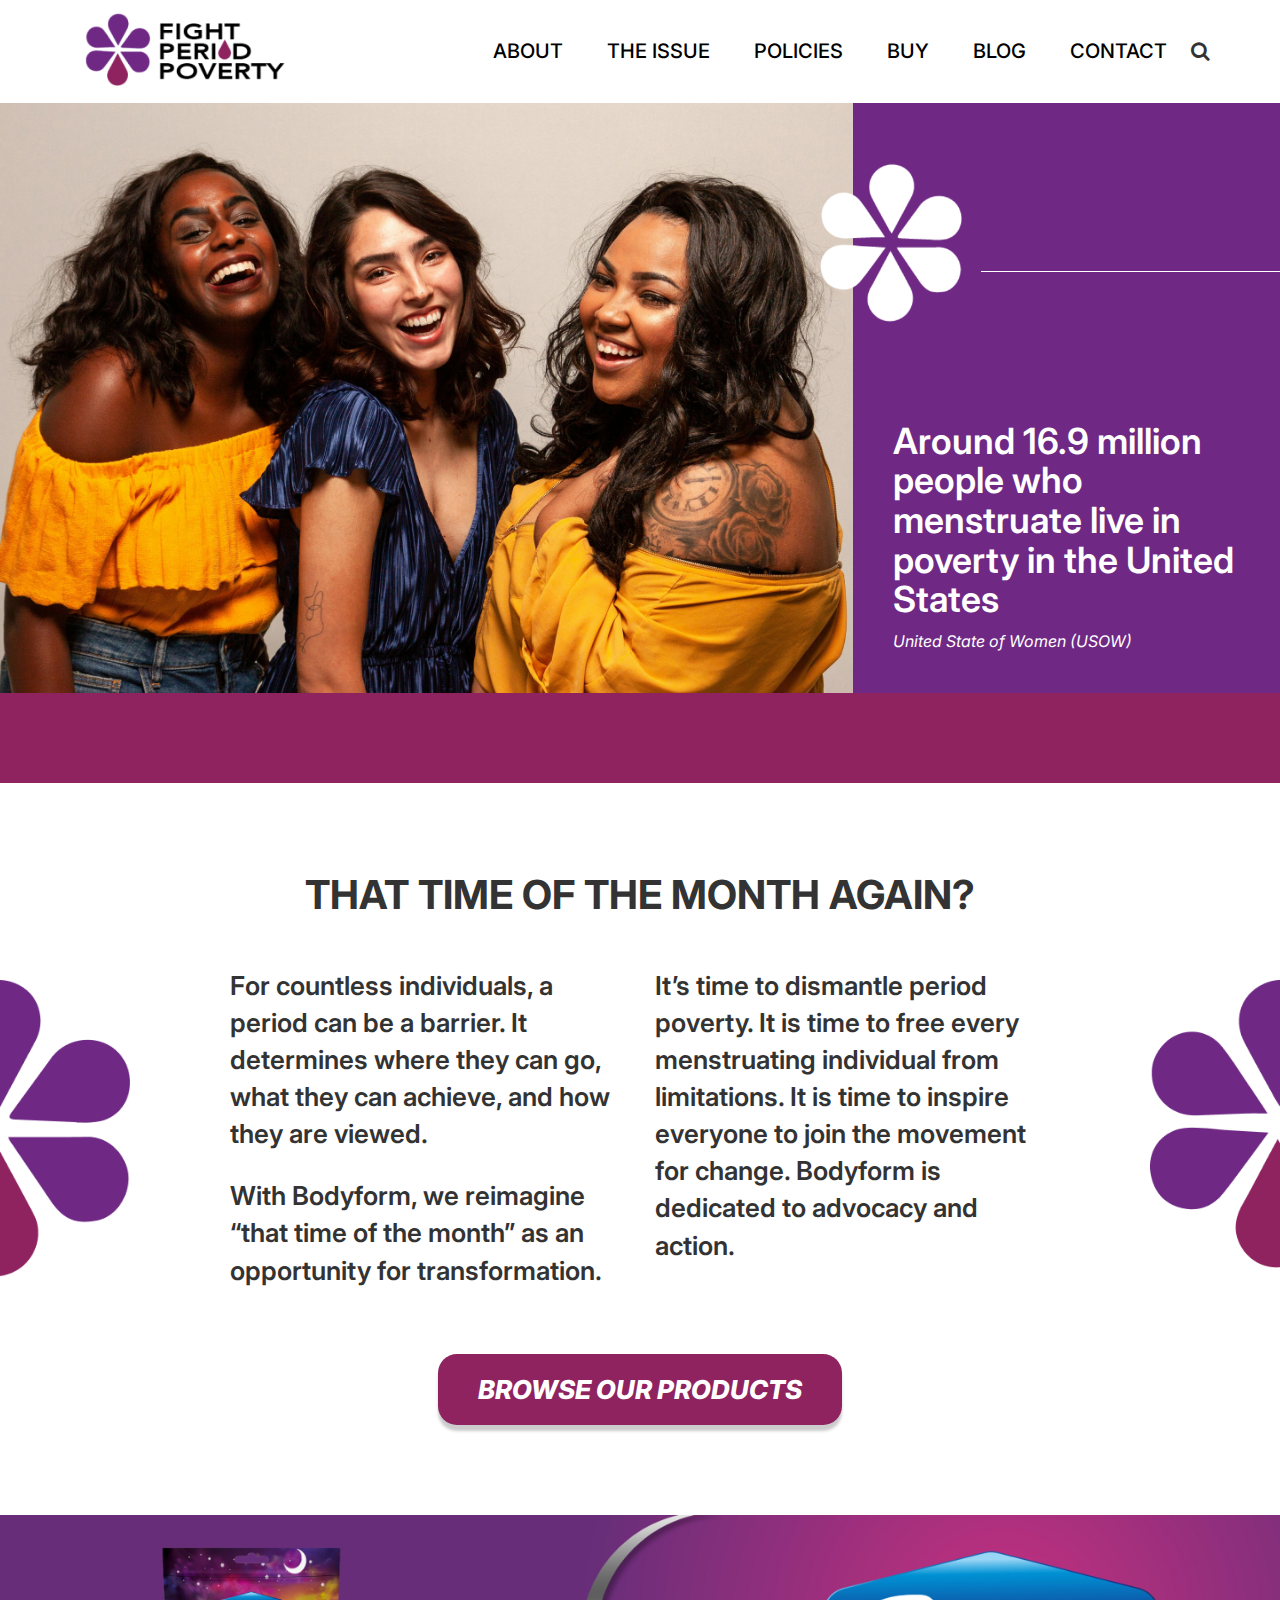
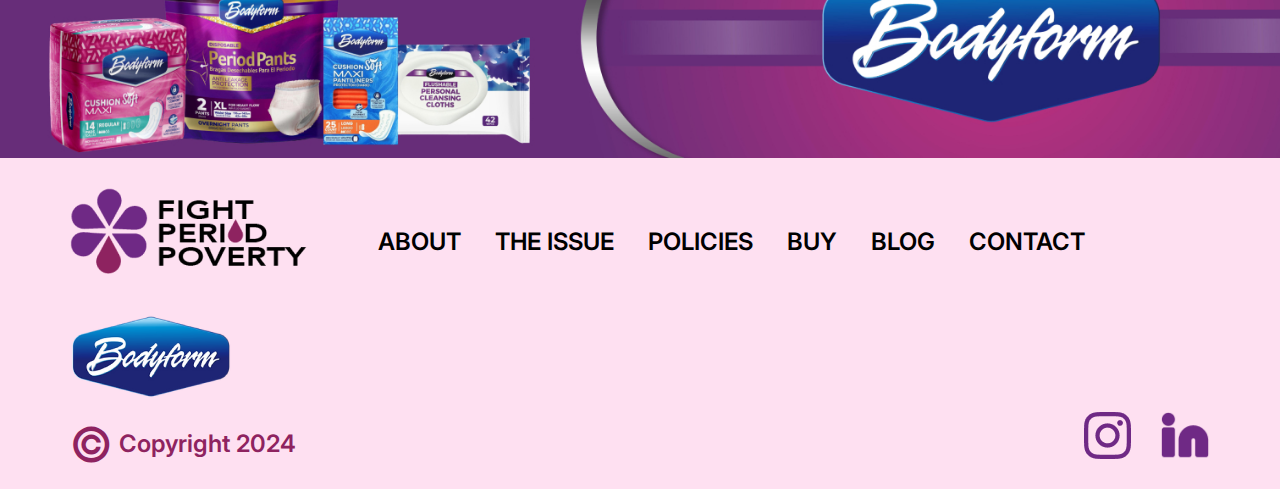
<file: index.html>
<!DOCTYPE html>
<html lang="en">
<head>
	<meta charset="utf-8">
	<meta name="viewport" content="width=device-width, initial-scale=1.0">
	<link rel="icon" href="img/logo.png" type="image/png" sizes="16x16">
	<title>Fight Period Poverty</title>

	<link rel="stylesheet" href="css/bootstrap.min.css">
	<link rel="stylesheet" href="css/font-awesome.min.css">
	<link rel="stylesheet" href="css/animate.css">
	<link rel="stylesheet" href="css/local.css">

	<link href="https://fonts.googleapis.com/css2?family=Inter:wght@100..900&display=swap" rel="stylesheet">
</head>
<body>
<header>
	<div class="main-navbarbox">
		<div class="container">
			<div class="row">
				<div class="col-md-3 col-sm-6 col-xs-6">
					<div class="logo-boxin wow fadeInLeft"><a href="index.html"><img src="img/logo.png" alt="Fight Period Poverty Logo"></a></div>
				</div>
				<div class="col-md-9 col-sm-6 col-xs-6">
					<div class="desktop-menubox">
						<div class="desktop-menuboxin">
							<ul>
								<li class="menu-item"><a href="about.html">ABOUT</a></li>
								<li class="menu-item"><a href="issue.html">THE ISSUE</a></li>
								<li class="menu-item"><a href="policies.html">POLICIES</a></li>
								<li class="menu-item"><a href="buy.html">BUY</a></li>
								<li class="menu-item"><a href="blog.html">BLOG</a></li>
								<li class="menu-item"><a href="contact.html">CONTACT</a></li>
								<li class="menu-item"><i class="fa fa-search"></i></li>
							</ul>
						</div>
					</div>
					<div class="mobile-menubtn">
						<div class="btnmmenu" id="toggle-sidebar">
							<span></span>
							<span></span>
							<span></span>
						</div>
					</div>
				</div>
			</div>
		</div>
	</div>
</header>
<!-- End -->
<div class="hero-banner">
	<div class="container-fluid">
		<div class="row">
			<div class="col-md-8 lft-col">
				<img src="img/banner-img.jpg" alt="Fight Period Poverty">
			</div>
			<div class="col-md-4 rgt-col">
				<div class="hero-period-icon">
					<img src="img/banner-icon.png" alt="Hero Banner icon">
				</div>
				<div class="banner-txt">
					<h2>Around 16.9 million people who menstruate live in poverty in the United States</h2>
					<p><i>United State of Women (USOW)</i></p>
				</div>
			</div>
		</div>
	</div>
</div>

<!-- Home section 1 -->
<div class="home-sec-1">
	<div class="lft-shape"><img src="img/hm-left-shp.png" alt="left-shape"></div>
	<div class="rgt-shape"><img src="img/hm-right-shp.png" alt="left-shape"></div>
	<div class="container">
		<div class="row">
			<div class="col-md-12">
				<h3>THAT TIME OF THE MONTH AGAIN?</h3>
			</div>
			<div class="col-sm-6">
				<p>For countless individuals, a period can be a barrier. It determines where they can go, what they can achieve, and how they are viewed.</p>
				<p>With Bodyform, we reimagine “that time of the month” as an opportunity for transformation.</p>
			</div>
			<div class="col-sm-6">
				<p>It’s time to dismantle period poverty. It is time to free every menstruating individual from limitations. It is time to inspire everyone to join the movement for change. Bodyform is dedicated to advocacy and action. </p>
			</div>
			<div class="col-md-12 text-center">
				<a href="https://www.bodyform.co/" target="_blank" class="mybtn">BROWSE OUR PRODUCTS</a>
			</div>
		</div>
	</div>
</div>
<!-- End -->

<div class="bodyform-img">
	<img src="img/footer-above.jpg" alt="body form image" class="w-100">
</div>
<!-- End -->
<footer>
	<div class="container">
		<div class="ft-top">
			<div class="row">
				<div class="col-sm-3">
					<a href="#" class="ft-logo"><img src="img/logo.png" alt="Fight Period Poverty Logo"></a>
				</div>
				<div class="col-sm-9">
					<ul class="ft-menu">
						<li class="menu-item"><a href="about.html">ABOUT</a></li>
						<li class="menu-item"><a href="issue.html">THE ISSUE</a></li>
						<li class="menu-item"><a href="policies.html">POLICIES</a></li>
						<li class="menu-item"><a href="buy.html">BUY</a></li>
						<li class="menu-item"><a href="blog.html">BLOG</a></li>
						<li class="menu-item"><a href="contact.html">CONTACT</a></li>
					</ul>
				</div>
			</div>
		</div>
		<div class="ft-center">
			<div class="row">
				<div class="col-md-12">
					<img src="img/bodyform-logo.png" alt="body form logo">
				</div>
			</div>
		</div>
		<div class="ft-bottom">
			<div class="row">
				<div class="col-sm-6 copyright">
					<p><span>&copy;</span> Copyright 2024</p>
				</div>
				<div class="col-sm-6">
					<ul class="ft-social">
						<li><a href="https://www.instagram.com/bodyformusa/" target="_blank"><img src="img/Instagram.png"></a></li>
						<li><a href="https://www.linkedin.com/company/bodyform-usa/" target="_blank"><img src="img/linkedin.png"></a></li>
					</ul>
				</div>
			</div>
		</div>
	</div>
</footer>

<div id="sidebar" class="sidebar-offcanvas-menu">
    <div id="sidebar-wrapper" class="sidebar-wrapper">    	
        <div class="outer">
	        <div class="sidebar-top-header">
				<div class="sidebar-logo">
					<a href="index.html"><img src="img/logo.png"  alt="Fight Period Poverty Logo"></a>
				</div>   
				<div class="sidebar-close-btn">
					<a class="close-sidebar">✕</a>
				</div>         		
			</div>  
            <div class="inner">                    		            
                <ul class="sidebar-menu" id="desktop-menuboxin">
					<li class="menu-item"><a href="about.html">ABOUT</a></li>
					<li class="menu-item"><a href="issue.html">THE ISSUE</a></li>
					<li class="menu-item"><a href="policies.html">POLICIES</a></li>
					<li class="menu-item"><a href="buy.html">BUY</a></li>
					<li class="menu-item"><a href="blog.html">BLOG</a></li>
					<li class="menu-item"><a href="contact.js">CONTACT</a></li>
				</ul>
            </div>
        </div>
    </div>
</div>


<script src="js/jquery-2.2.0.min.js"></script> 
<script src="js/bootstrap.min.js"></script>
<script src="js/wow.min.js"></script>
<script src="js/local.js"></script>
</body>
</html>
</file>
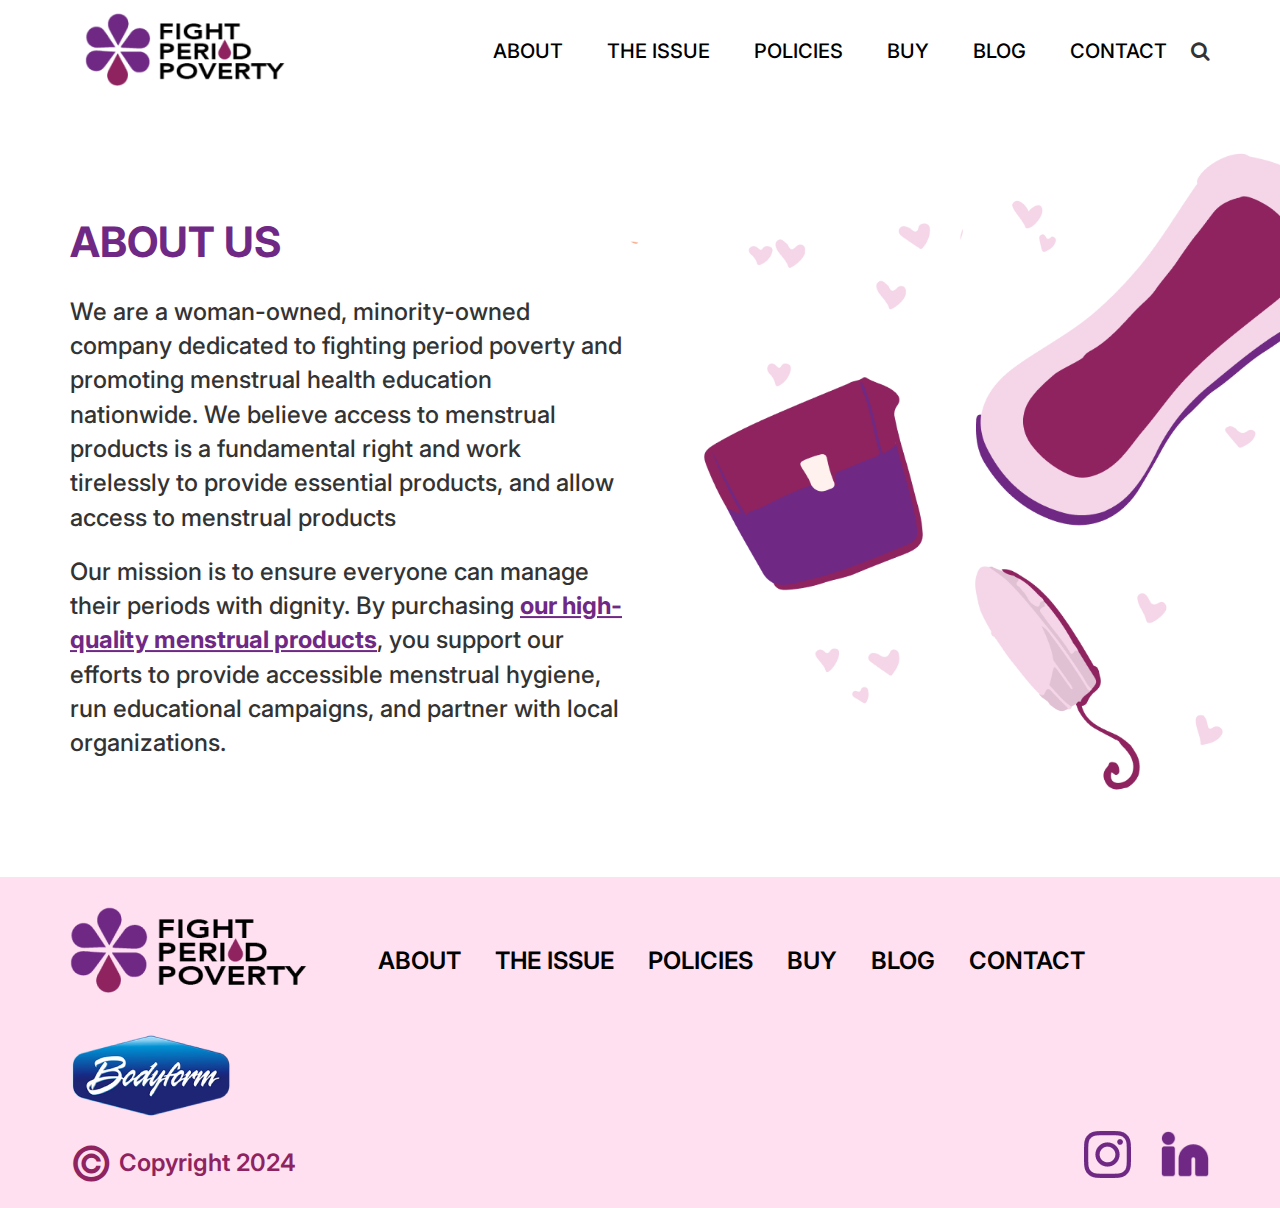
<file: about.html>
<!DOCTYPE html>
<html lang="en">
<head>
	<meta charset="utf-8">
	<meta name="viewport" content="width=device-width, initial-scale=1.0">
	<link rel="icon" href="img/logo.png" type="image/png" sizes="16x16">
	<title>Fight Period Poverty</title>

	<link rel="stylesheet" href="css/bootstrap.min.css">
	<link rel="stylesheet" href="css/font-awesome.min.css">
	<link rel="stylesheet" href="css/animate.css">
	<link rel="stylesheet" href="css/local.css">

	<link href="https://fonts.googleapis.com/css2?family=Inter:wght@100..900&display=swap" rel="stylesheet">
</head>
<body>
<header>
	<div class="main-navbarbox">
		<div class="container">
			<div class="row">
				<div class="col-md-3 col-sm-6 col-xs-6">
					<div class="logo-boxin wow fadeInLeft"><a href="index.html"><img src="img/logo.png" alt="Fight Period Poverty Logo"></a></div>
				</div>
				<div class="col-md-9 col-sm-6 col-xs-6">
					<div class="desktop-menubox">
						<div class="desktop-menuboxin">
							<ul>
								<li class="menu-item"><a href="about.html">ABOUT</a></li>
								<li class="menu-item"><a href="issue.html">THE ISSUE</a></li>
								<li class="menu-item"><a href="policies.html">POLICIES</a></li>
								<li class="menu-item"><a href="buy.html">BUY</a></li>
								<li class="menu-item"><a href="blog.html">BLOG</a></li>
								<li class="menu-item"><a href="contact.html">CONTACT</a></li>
								<li class="menu-item"><i class="fa fa-search"></i></li>
							</ul>
						</div>
					</div>
					<div class="mobile-menubtn">
						<div class="btnmmenu" id="toggle-sidebar">
							<span></span>
							<span></span>
							<span></span>
						</div>
					</div>
				</div>
			</div>
		</div>
	</div>
</header>
<!-- End -->


<!-- Home section 1 -->
<div class="about-sec-1">
	<div class="container">
		<div class="row">
			<div class="col-md-6">
				<h3>ABOUT US </h3>
				<p>We are a woman-owned, minority-owned company dedicated to fighting period poverty and promoting menstrual health education nationwide. We believe access to menstrual products is a fundamental right and work tirelessly to provide essential products, and allow access to menstrual products </p>
				<p>Our mission is to ensure everyone can manage their periods with dignity. By purchasing <u><strong>our high-quality menstrual products</strong></u>, you support our efforts to provide accessible menstrual hygiene, run educational campaigns, and partner with local organizations.</p>
			</div>
		</div>
	</div>
	<div class="about-img"><img src="img/about-img.png" alt="About image"></div>
</div>
<!-- End -->


<footer>
	<div class="container">
		<div class="ft-top">
			<div class="row">
				<div class="col-sm-3">
					<a href="#" class="ft-logo"><img src="img/logo.png" alt="Fight Period Poverty Logo"></a>
				</div>
				<div class="col-sm-9">
					<ul class="ft-menu">
						<li class="menu-item"><a href="about.html">ABOUT</a></li>
						<li class="menu-item"><a href="issue.html">THE ISSUE</a></li>
						<li class="menu-item"><a href="policies.html">POLICIES</a></li>
						<li class="menu-item"><a href="buy.html">BUY</a></li>
						<li class="menu-item"><a href="blog.html">BLOG</a></li>
						<li class="menu-item"><a href="contact.html">CONTACT</a></li>
					</ul>
				</div>
			</div>
		</div>
		<div class="ft-center">
			<div class="row">
				<div class="col-md-12">
					<img src="img/bodyform-logo.png" alt="body form logo">
				</div>
			</div>
		</div>
		<div class="ft-bottom">
			<div class="row">
				<div class="col-sm-6 copyright">
					<p><span>&copy;</span> Copyright 2024</p>
				</div>
				<div class="col-sm-6">
					<ul class="ft-social">
						<li><a href="https://www.instagram.com/bodyformusa/" target="_blank"><img src="img/Instagram.png"></a></li>
						<li><a href="https://www.linkedin.com/company/bodyform-usa/" target="_blank"><img src="img/linkedin.png"></a></li>
					</ul>
				</div>
			</div>
		</div>
	</div>
</footer>

<div id="sidebar" class="sidebar-offcanvas-menu">
    <div id="sidebar-wrapper" class="sidebar-wrapper">    	
        <div class="outer">
	        <div class="sidebar-top-header">
				<div class="sidebar-logo">
					<a href="index.html"><img src="img/logo.png"  alt="Fight Period Poverty Logo"></a>
				</div>   
				<div class="sidebar-close-btn">
					<a class="close-sidebar">✕</a>
				</div>         		
			</div>  
            <div class="inner">                    		            
                <ul class="sidebar-menu" id="desktop-menuboxin">
					<li class="menu-item"><a href="about.html">ABOUT</a></li>
					<li class="menu-item"><a href="issue.html">THE ISSUE</a></li>
					<li class="menu-item"><a href="policies.html">POLICIES</a></li>
					<li class="menu-item"><a href="buy.html">BUY</a></li>
					<li class="menu-item"><a href="blog.html">BLOG</a></li>
					<li class="menu-item"><a href="contact.html">CONTACT</a></li>
				</ul>
            </div>
        </div>
    </div>
</div>


<script src="js/jquery-2.2.0.min.js"></script> 
<script src="js/bootstrap.min.js"></script>
<script src="js/wow.min.js"></script>
<script src="js/local.js"></script>
</body>
</html>
</file>
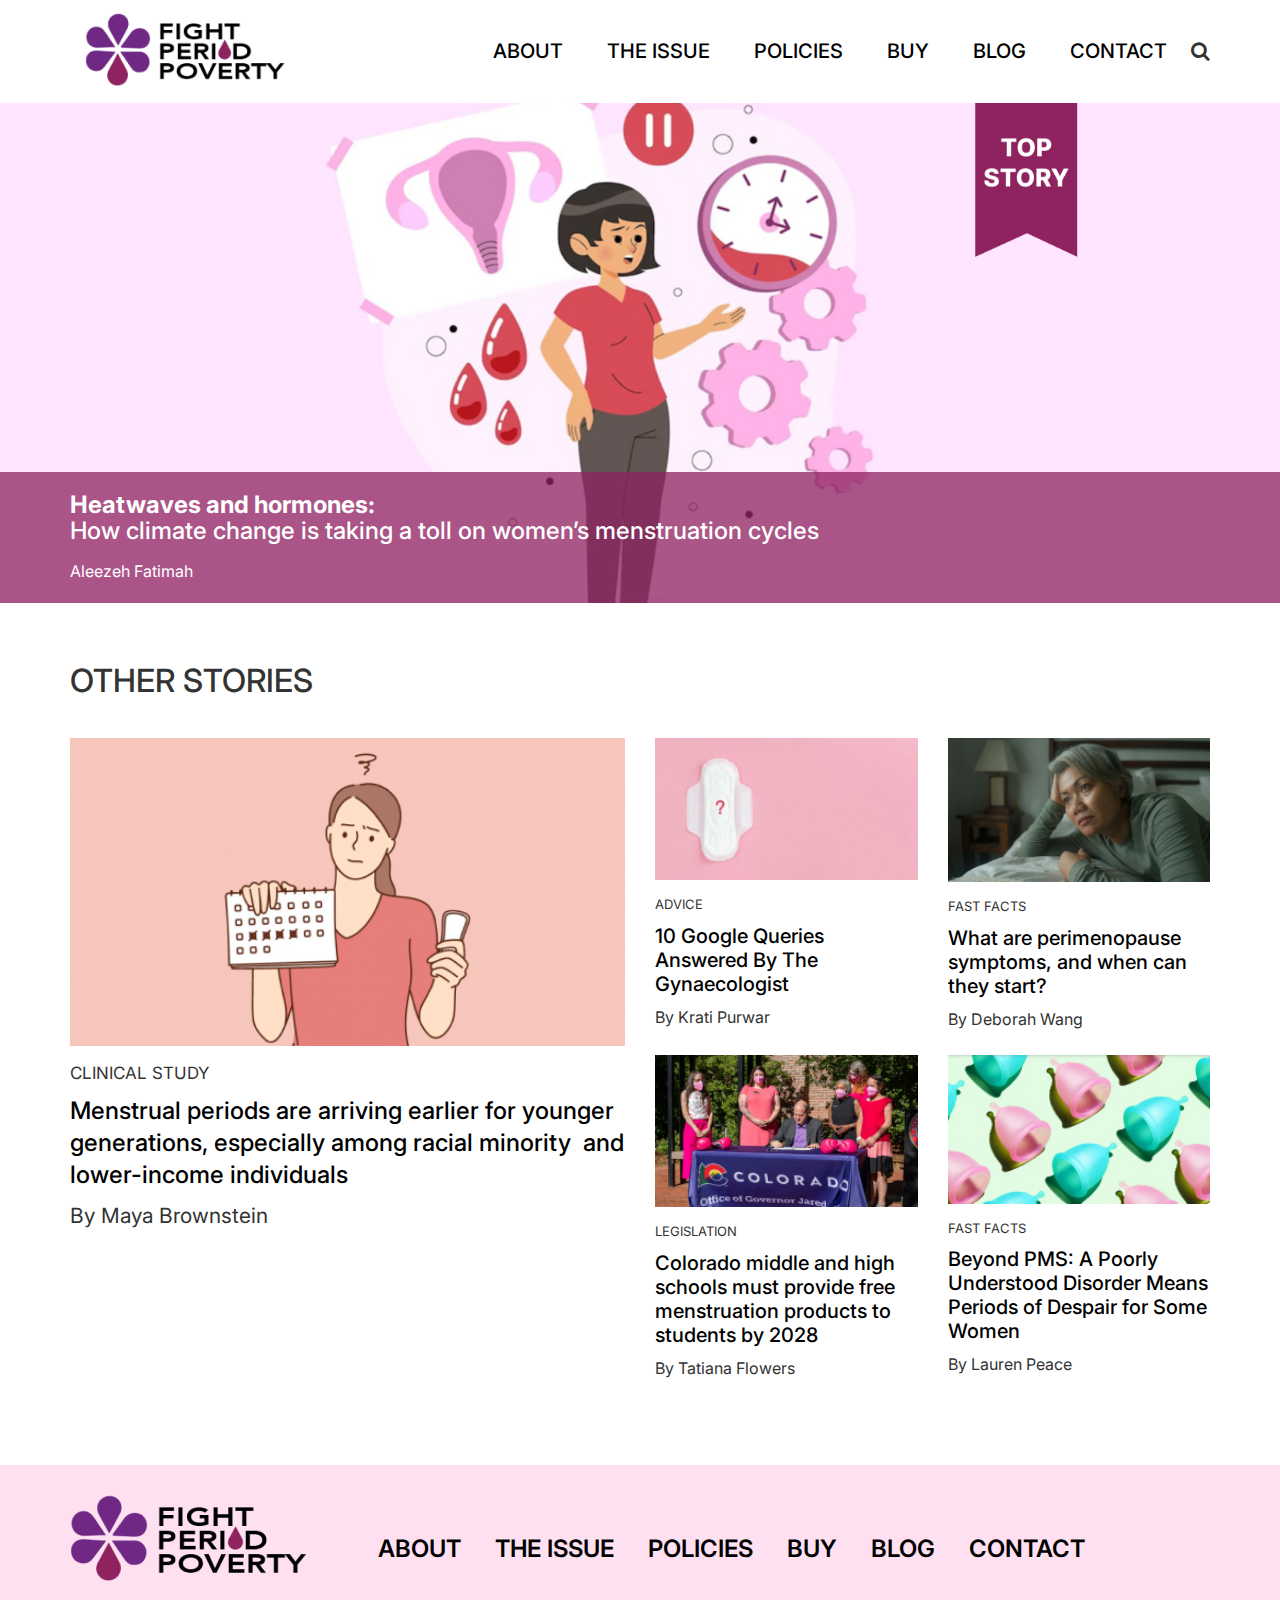
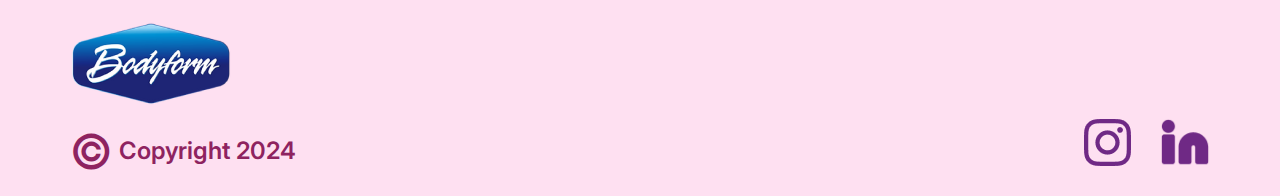
<file: blog.html>
<!DOCTYPE html>
<html lang="en">
<head>
	<meta charset="utf-8">
	<meta name="viewport" content="width=device-width, initial-scale=1.0">
	<link rel="icon" href="img/logo.png" type="image/png" sizes="16x16">
	<title>Fight Period Poverty</title>

	<link rel="stylesheet" href="css/bootstrap.min.css">
	<link rel="stylesheet" href="css/font-awesome.min.css">
	<link rel="stylesheet" href="css/animate.css">
	<link rel="stylesheet" href="css/local.css">

	<link href="https://fonts.googleapis.com/css2?family=Inter:wght@100..900&display=swap" rel="stylesheet">
</head>
<body>
<header>
	<div class="main-navbarbox">
		<div class="container">
			<div class="row">
				<div class="col-md-3 col-sm-6 col-xs-6">
					<div class="logo-boxin wow fadeInLeft"><a href="index.html"><img src="img/logo.png" alt="Fight Period Poverty Logo"></a></div>
				</div>
				<div class="col-md-9 col-sm-6 col-xs-6">
					<div class="desktop-menubox">
						<div class="desktop-menuboxin">
							<ul>
								<li class="menu-item"><a href="about.html">ABOUT</a></li>
								<li class="menu-item"><a href="issue.html">THE ISSUE</a></li>
								<li class="menu-item"><a href="policies.html">POLICIES</a></li>
								<li class="menu-item"><a href="buy.html">BUY</a></li>
								<li class="menu-item"><a href="blog.html">BLOG</a></li>
								<li class="menu-item"><a href="contact.html">CONTACT</a></li>
								<li class="menu-item"><i class="fa fa-search"></i></li>
							</ul>
						</div>
					</div>
					<div class="mobile-menubtn">
						<div class="btnmmenu" id="toggle-sidebar">
							<span></span>
							<span></span>
							<span></span>
						</div>
					</div>
				</div>
			</div>
		</div>
	</div>
</header>
<!-- End -->

<div class="blog-banner">
	<div class="blog-image">
		<a href="single-blog-1.html"><img src="img/blog-banner-img.jpg" alt="Blog Banner Image"></a>
	</div>
	<div class="blog-banner-contact">
		<div class="container">
			<div class="row">
				<div class="col-md-12">
					<h2><strong>Heatwaves and hormones:</strong> How climate change is taking a toll on women’s menstruation cycles</h2>
					<p>Aleezeh Fatimah</p>
				</div>
			</div>
		</div>
	</div>
</div>
<!-- End -->

<div class="blogpage-sec">
	<div class="container">
		<div class="row">
			<div class="col-md-12"><h3>OTHER STORIES</h3></div>
			<div class="col-md-6">
				<div class="blog-small blog-large">
					<div class="blog-img"><a href="single-blog-2.html"><img src="img/blog-thumb-1.jpg" alt="blog thumbnails"></a></div>
					<div class="blog-txt">
						<div class="blog-cat">CLINICAL STUDY</div>
						<h4 class="blog-title"><a href="single-blog-2.html">Menstrual periods are arriving earlier for younger generations, especially among racial minority  and lower-income individuals</a></h4>
						<div class="blog-author"><p>By Maya Brownstein</p></div>
					</div>
				</div>
			</div>
			<div class="col-md-6">
				<div class="row">
					<div class="col-sm-6">
						<div class="blog-small">
							<div class="blog-img"><a href="single-blog-1.html"><img src="img/blog-thumb-2.jpg" alt="blog thumbnails"></a></div>
							<div class="blog-txt">
								<div class="blog-cat">ADVICE</div>
								<h4 class="blog-title"><a href="single-blog-1.html">10 Google Queries Answered By The Gynaecologist</a></h4>
								<div class="blog-author"><p>By Krati Purwar</p></div>
							</div>
						</div>
					</div>
					<div class="col-sm-6">
						<div class="blog-small">
							<div class="blog-img"><img src="img/blog-thumb-3.jpg" alt="blog thumbnails"></div>
							<div class="blog-txt">
								<div class="blog-cat">FAST FACTS</div>
								<h4 class="blog-title"><a href="#">What are perimenopause symptoms, and when can they start?</a></h4>
								<div class="blog-author"><p>By Deborah Wang</p></div>
							</div>
						</div>
					</div>
					<div class="col-sm-6">
						<div class="blog-small">
							<div class="blog-img"><img src="img/blog-thumb-4.jpg" alt="blog thumbnails"></div>
							<div class="blog-txt">
								<div class="blog-cat">LEGISLATION</div>
								<h4 class="blog-title"><a href="#">Colorado middle and high schools must provide free menstruation products to students by 2028</a></h4>
								<div class="blog-author"><p>By Tatiana Flowers </p></div>
							</div>
						</div>
					</div>
					<div class="col-sm-6">
						<div class="blog-small">
							<div class="blog-img"><img src="img/blog-thumb-5.jpg" alt="blog thumbnails"></div>
							<div class="blog-txt">
								<div class="blog-cat">FAST FACTS</div>
								<h4 class="blog-title"><a href="#">Beyond PMS: A Poorly Understood Disorder Means Periods of Despair for Some Women</a></h4>
								<div class="blog-author"><p>By Lauren Peace</p></div>
							</div>
						</div>
					</div>
				</div>
			</div>
		</div>
	</div>
</div>
<!-- End -->

<footer>
	<div class="container">
		<div class="ft-top">
			<div class="row">
				<div class="col-sm-3">
					<a href="#" class="ft-logo"><img src="img/logo.png" alt="Fight Period Poverty Logo"></a>
				</div>
				<div class="col-sm-9">
					<ul class="ft-menu">
						<li class="menu-item"><a href="about.html">ABOUT</a></li>
						<li class="menu-item"><a href="issue.html">THE ISSUE</a></li>
						<li class="menu-item"><a href="policies.html">POLICIES</a></li>
						<li class="menu-item"><a href="buy.html">BUY</a></li>
						<li class="menu-item"><a href="blog.html">BLOG</a></li>
						<li class="menu-item"><a href="contact.html">CONTACT</a></li>
					</ul>
				</div>
			</div>
		</div>
		<div class="ft-center">
			<div class="row">
				<div class="col-md-12">
					<img src="img/bodyform-logo.png" alt="body form logo">
				</div>
			</div>
		</div>
		<div class="ft-bottom">
			<div class="row">
				<div class="col-sm-6 copyright">
					<p><span>&copy;</span> Copyright 2024</p>
				</div>
				<div class="col-sm-6">
					<ul class="ft-social">
						<li><a href="https://www.instagram.com/bodyformusa/" target="_blank"><img src="img/Instagram.png"></a></li>
						<li><a href="https://www.linkedin.com/company/bodyform-usa/" target="_blank"><img src="img/linkedin.png"></a></li>
					</ul>
				</div>
			</div>
		</div>
	</div>
</footer>

<div id="sidebar" class="sidebar-offcanvas-menu">
    <div id="sidebar-wrapper" class="sidebar-wrapper">    	
        <div class="outer">
	        <div class="sidebar-top-header">
				<div class="sidebar-logo">
					<a href="index.html"><img src="img/logo.png"  alt="Fight Period Poverty Logo"></a>
				</div>   
				<div class="sidebar-close-btn">
					<a class="close-sidebar">✕</a>
				</div>         		
			</div>  
            <div class="inner">                    		            
                <ul class="sidebar-menu" id="desktop-menuboxin">
					<li class="menu-item"><a href="about.html">ABOUT</a></li>
					<li class="menu-item"><a href="issue.html">THE ISSUE</a></li>
					<li class="menu-item"><a href="policies.html">POLICIES</a></li>
					<li class="menu-item"><a href="buy.html">BUY</a></li>
					<li class="menu-item"><a href="blog.html">BLOG</a></li>
					<li class="menu-item"><a href="contact.html">CONTACT</a></li>
				</ul>
            </div>
        </div>
    </div>
</div>


<script src="js/jquery-2.2.0.min.js"></script> 
<script src="js/bootstrap.min.js"></script>
<script src="js/wow.min.js"></script>
<script src="js/local.js"></script>
</body>
</html>
</file>
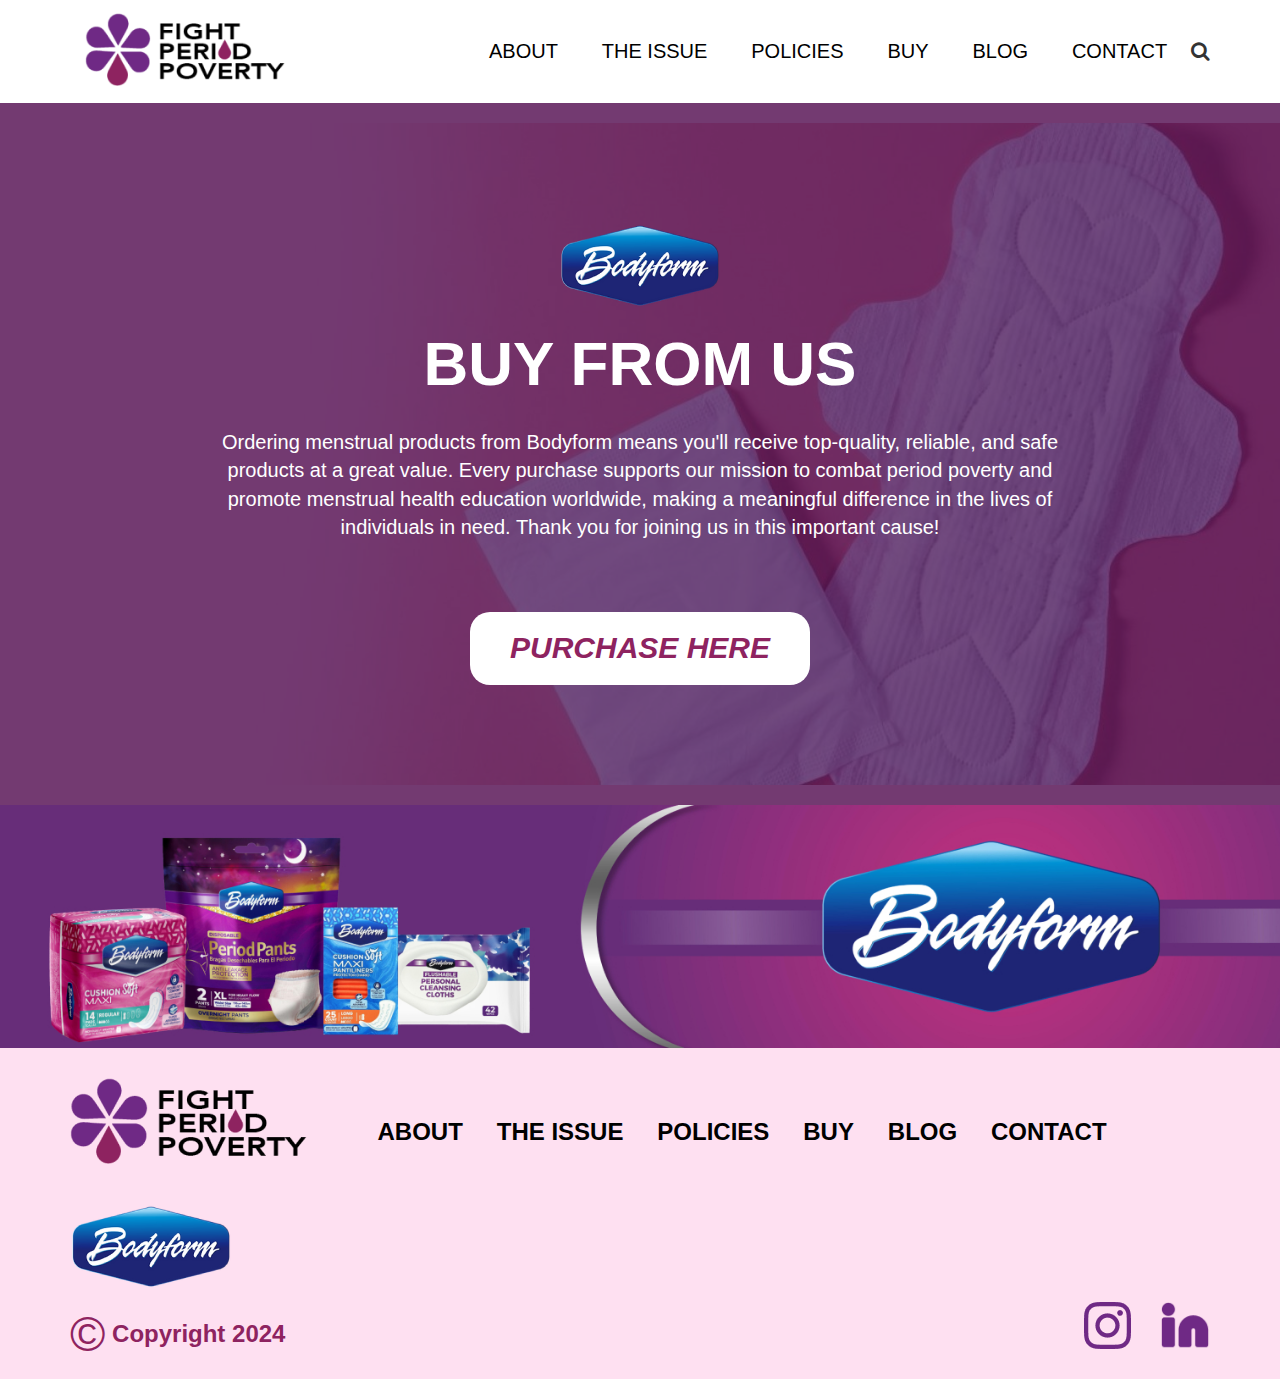
<file: buy.html>
<!DOCTYPE html>
<html lang="en">
<head>
	<meta charset="utf-8">
	<meta name="viewport" content="width=device-width, initial-scale=1.0">
	<link rel="icon" href="img/logo.png" type="image/png" sizes="16x16">
	<title>Fight Period Poverty</title>

	<link rel="stylesheet" href="css/bootstrap.min.css">
	<link rel="stylesheet" href="css/font-awesome.min.css">
	<link rel="stylesheet" href="css/animate.css">
	<link rel="stylesheet" href="css/local.css">

	<link href="https://fonts.googleapis.com/css2?family=Montserrat:ital,wght@0,100..900;1,100..900&display=swap" rel="stylesheet">
</head>
<body>
<header>
	<div class="main-navbarbox">
		<div class="container">
			<div class="row">
				<div class="col-md-3 col-sm-6 col-xs-6">
					<div class="logo-boxin wow fadeInLeft"><a href="index.html"><img src="img/logo.png" alt="Fight Period Poverty Logo"></a></div>
				</div>
				<div class="col-md-9 col-sm-6 col-xs-6">
					<div class="desktop-menubox">
						<div class="desktop-menuboxin">
							<ul>
								<li class="menu-item"><a href="about.html">ABOUT</a></li>
								<li class="menu-item"><a href="issue.html">THE ISSUE</a></li>
								<li class="menu-item"><a href="policies.html">POLICIES</a></li>
								<li class="menu-item"><a href="buy.html">BUY</a></li>
								<li class="menu-item"><a href="blog.html">BLOG</a></li>
								<li class="menu-item"><a href="contact.html">CONTACT</a></li>
								<li class="menu-item"><i class="fa fa-search"></i></li>
							</ul>
						</div>
					</div>
					<div class="mobile-menubtn">
						<div class="btnmmenu" id="toggle-sidebar">
							<span></span>
							<span></span>
							<span></span>
						</div>
					</div>
				</div>
			</div>
		</div>
	</div>
</header>
<!-- End -->



<!-- buy section 1 -->
<div class="buypage-sec" style="background-image: url(img/buy-background.jpg);">
	<div class="container">
		<div class="row">
			<div class="col-md-12">
				<div class="buy-logo"><img src="img/bodyform-logo.png" alt="body form logo"></div>
				<h2>BUY FROM US</h2>
				<p>Ordering menstrual products from Bodyform means you'll receive top-quality, reliable, and safe products at a great value. Every purchase supports our mission to combat period poverty and promote menstrual health education worldwide, making a meaningful difference in the lives of individuals in need. Thank you for joining us in this important cause!</p>
				<a href="https://www.bodyform.co/products" class="btn-purchase" target="_blank">PURCHASE HERE  </a>
			</div>
		</div>
	</div>
</div>
<!-- End -->



<div class="bodyform-img">
	<img src="img/footer-above.jpg" alt="body form image" class="w-100">
</div>
<!-- End -->

<footer>
	<div class="container">
		<div class="ft-top">
			<div class="row">
				<div class="col-sm-3">
					<a href="#" class="ft-logo"><img src="img/logo.png" alt="Fight Period Poverty Logo"></a>
				</div>
				<div class="col-sm-9">
					<ul class="ft-menu">
						<li class="menu-item"><a href="about.html">ABOUT</a></li>
						<li class="menu-item"><a href="issue.html">THE ISSUE</a></li>
						<li class="menu-item"><a href="policies.html">POLICIES</a></li>
						<li class="menu-item"><a href="buy.html">BUY</a></li>
						<li class="menu-item"><a href="blog.html">BLOG</a></li>
						<li class="menu-item"><a href="contact.html">CONTACT</a></li>
					</ul>
				</div>
			</div>
		</div>
		<div class="ft-center">
			<div class="row">
				<div class="col-md-12">
					<img src="img/bodyform-logo.png" alt="body form logo">
				</div>
			</div>
		</div>
		<div class="ft-bottom">
			<div class="row">
				<div class="col-sm-6 copyright">
					<p><span>&copy;</span> Copyright 2024</p>
				</div>
				<div class="col-sm-6">
					<ul class="ft-social">
						<li><a href="https://www.instagram.com/bodyformusa/" target="_blank"><img src="img/Instagram.png"></a></li>
						<li><a href="https://www.linkedin.com/company/bodyform-usa/" target="_blank"><img src="img/linkedin.png"></a></li>
					</ul>
				</div>
			</div>
		</div>
	</div>
</footer>

<div id="sidebar" class="sidebar-offcanvas-menu">
    <div id="sidebar-wrapper" class="sidebar-wrapper">    	
        <div class="outer">
	        <div class="sidebar-top-header">
				<div class="sidebar-logo">
					<a href="index.html"><img src="img/logo.png"  alt="Fight Period Poverty Logo"></a>
				</div>   
				<div class="sidebar-close-btn">
					<a class="close-sidebar">✕</a>
				</div>         		
			</div>  
            <div class="inner">                    		            
                <ul class="sidebar-menu" id="desktop-menuboxin">
					<li class="menu-item"><a href="about.html">ABOUT</a></li>
					<li class="menu-item"><a href="issue.html">THE ISSUE</a></li>
					<li class="menu-item"><a href="policies.html">POLICIES</a></li>
					<li class="menu-item"><a href="buy.html">BUY</a></li>
					<li class="menu-item"><a href="blog.html">BLOG</a></li>
					<li class="menu-item"><a href="contact.html">CONTACT</a></li>
				</ul>
            </div>
        </div>
    </div>
</div>


<script src="js/jquery-2.2.0.min.js"></script> 
<script src="js/bootstrap.min.js"></script>
<script src="js/wow.min.js"></script>
<script src="js/local.js"></script>
</body>
</html>
</file>
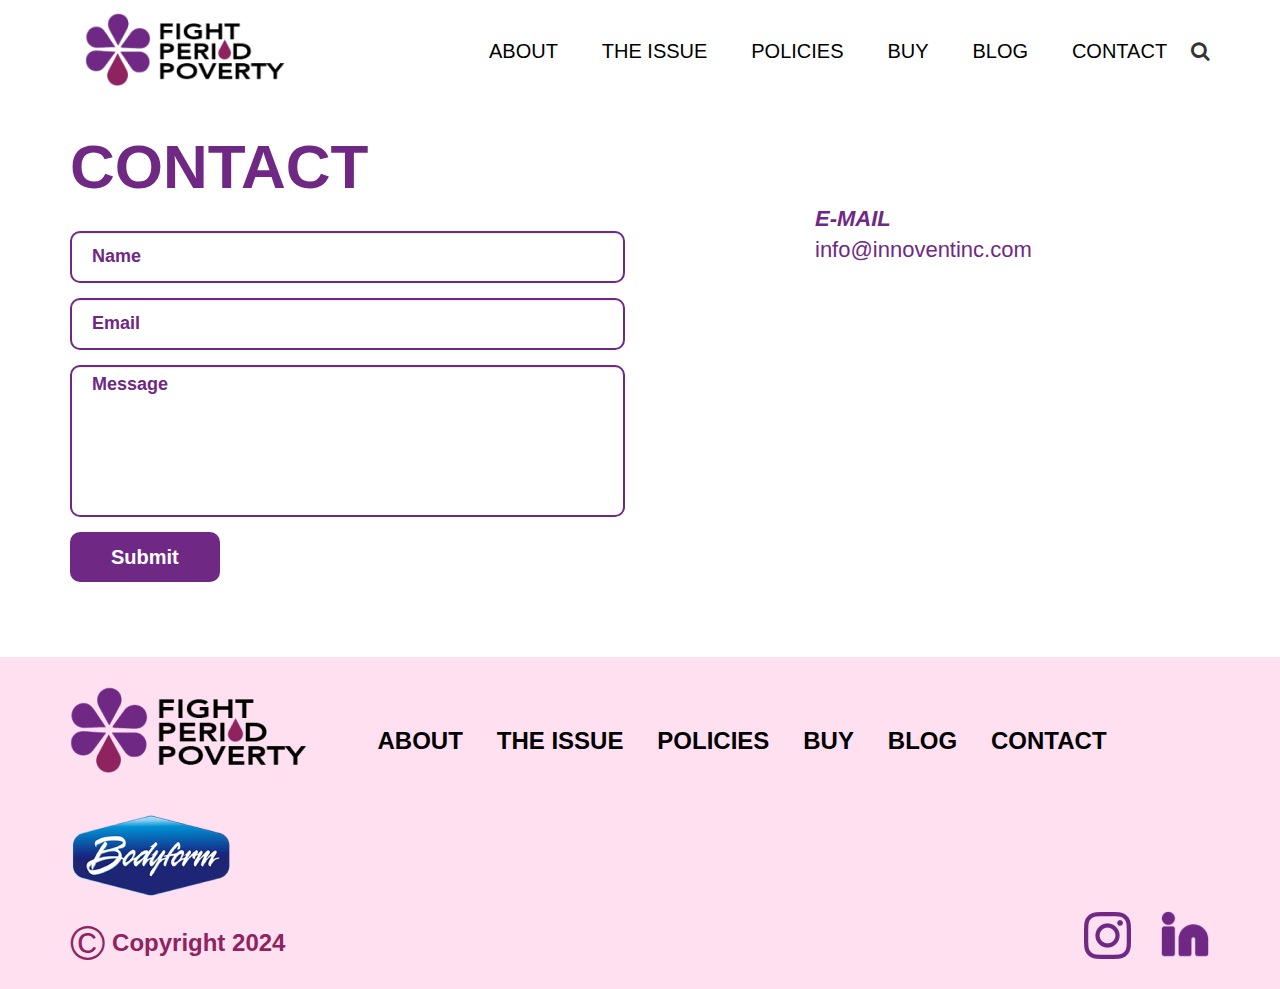
<file: contact.html>
<!DOCTYPE html>
<html lang="en">
<head>
	<meta charset="utf-8">
	<meta name="viewport" content="width=device-width, initial-scale=1.0">
	<link rel="icon" href="img/logo.png" type="image/png" sizes="16x16">
	<title>Fight Period Poverty</title>

	<link rel="stylesheet" href="css/bootstrap.min.css">
	<link rel="stylesheet" href="css/font-awesome.min.css">
	<link rel="stylesheet" href="css/animate.css">
	<link rel="stylesheet" href="css/local.css">

	<link href="https://fonts.googleapis.com/css2?family=Montserrat:ital,wght@0,100..900;1,100..900&display=swap" rel="stylesheet">
</head>
<body>
<header>
	<div class="main-navbarbox">
		<div class="container">
			<div class="row">
				<div class="col-md-3 col-sm-6 col-xs-6">
					<div class="logo-boxin wow fadeInLeft"><a href="index.html"><img src="img/logo.png" alt="Fight Period Poverty Logo"></a></div>
				</div>
				<div class="col-md-9 col-sm-6 col-xs-6">
					<div class="desktop-menubox">
						<div class="desktop-menuboxin">
							<ul>
								<li class="menu-item"><a href="about.html">ABOUT</a></li>
								<li class="menu-item"><a href="issue.html">THE ISSUE</a></li>
								<li class="menu-item"><a href="policies.html">POLICIES</a></li>
								<li class="menu-item"><a href="buy.html">BUY</a></li>
								<li class="menu-item"><a href="blog.html">BLOG</a></li>
								<li class="menu-item"><a href="contact.html">CONTACT</a></li>
								<li class="menu-item"><i class="fa fa-search"></i></li>
							</ul>
						</div>
					</div>
					<div class="mobile-menubtn">
						<div class="btnmmenu" id="toggle-sidebar">
							<span></span>
							<span></span>
							<span></span>
						</div>
					</div>
				</div>
			</div>
		</div>
	</div>
</header>
<!-- End -->


<!-- Home section 1 -->
<div class="contactpage-sec">
	<div class="container">
		<div class="row">
			<div class="col-md-6">
				<h3>Contact</h3>
				<div class="form-area">
					<form name="contactform" method="post" action="form-to-email.php">
						<div class="form-group">
							<input type="text" name="first_name" id="name" class="form-control" placeholder="Name" pattern="[A-Za-z ]+" required>
						</div>
						<div class="form-group">
							<input type="email" name="email" id="email1" class="form-control" placeholder="Email" required="">
						</div>
						<div class="form-group">
							<textarea name="message" id="description" placeholder="Message" class="form-control"></textarea>
						</div>
						<div class="form-group">
							<input type="submit" name="sendemail" value="Submit" class="btn my-btn">
						</div>
					</form>
				</div>
			</div>
			<div class="col-md-6">
				<ul class="ft-address">
					<li><strong><i>E-MAIL</i></strong><br><a href="mailto:info@innoventinc.com ">info@innoventinc.com </a></li>
				</ul>
			</div>
		</div>
	</div>
</div>
<!-- End -->


<footer>
	<div class="container">
		<div class="ft-top">
			<div class="row">
				<div class="col-sm-3">
					<a href="#" class="ft-logo"><img src="img/logo.png" alt="Fight Period Poverty Logo"></a>
				</div>
				<div class="col-sm-9">
					<ul class="ft-menu">
						<li class="menu-item"><a href="about.html">ABOUT</a></li>
						<li class="menu-item"><a href="issue.html">THE ISSUE</a></li>
						<li class="menu-item"><a href="policies.html">POLICIES</a></li>
						<li class="menu-item"><a href="buy.html">BUY</a></li>
						<li class="menu-item"><a href="blog.html">BLOG</a></li>
						<li class="menu-item"><a href="contact.html">CONTACT</a></li>
					</ul>
				</div>
			</div>
		</div>
		<div class="ft-center">
			<div class="row">
				<div class="col-md-12">
					<img src="img/bodyform-logo.png" alt="body form logo">
				</div>
			</div>
		</div>
		<div class="ft-bottom">
			<div class="row">
				<div class="col-sm-6 copyright">
					<p><span>&copy;</span> Copyright 2024</p>
				</div>
				<div class="col-sm-6">
					<ul class="ft-social">
						<li><a href="https://www.instagram.com/bodyformusa/" target="_blank"><img src="img/Instagram.png"></a></li>
						<li><a href="https://www.linkedin.com/company/bodyform-usa/" target="_blank"><img src="img/linkedin.png"></a></li>
					</ul>
				</div>
			</div>
		</div>
	</div>
</footer>

<div id="sidebar" class="sidebar-offcanvas-menu">
    <div id="sidebar-wrapper" class="sidebar-wrapper">    	
        <div class="outer">
	        <div class="sidebar-top-header">
				<div class="sidebar-logo">
					<a href="index.html"><img src="img/logo.png"  alt="Fight Period Poverty Logo"></a>
				</div>   
				<div class="sidebar-close-btn">
					<a class="close-sidebar">✕</a>
				</div>         		
			</div>  
            <div class="inner">                    		            
                <ul class="sidebar-menu" id="desktop-menuboxin">
					<li class="menu-item"><a href="about.html">ABOUT</a></li>
					<li class="menu-item"><a href="issue.html">THE ISSUE</a></li>
					<li class="menu-item"><a href="policies.html">POLICIES</a></li>
					<li class="menu-item"><a href="buy.html">BUY</a></li>
					<li class="menu-item"><a href="blog.html">BLOG</a></li>
					<li class="menu-item"><a href="contact.html">CONTACT</a></li>
				</ul>
            </div>
        </div>
    </div>
</div>


<script src="js/jquery-2.2.0.min.js"></script> 
<script src="js/bootstrap.min.js"></script>
<script src="js/wow.min.js"></script>
<script src="js/local.js"></script>
</body>
</html>
</file>
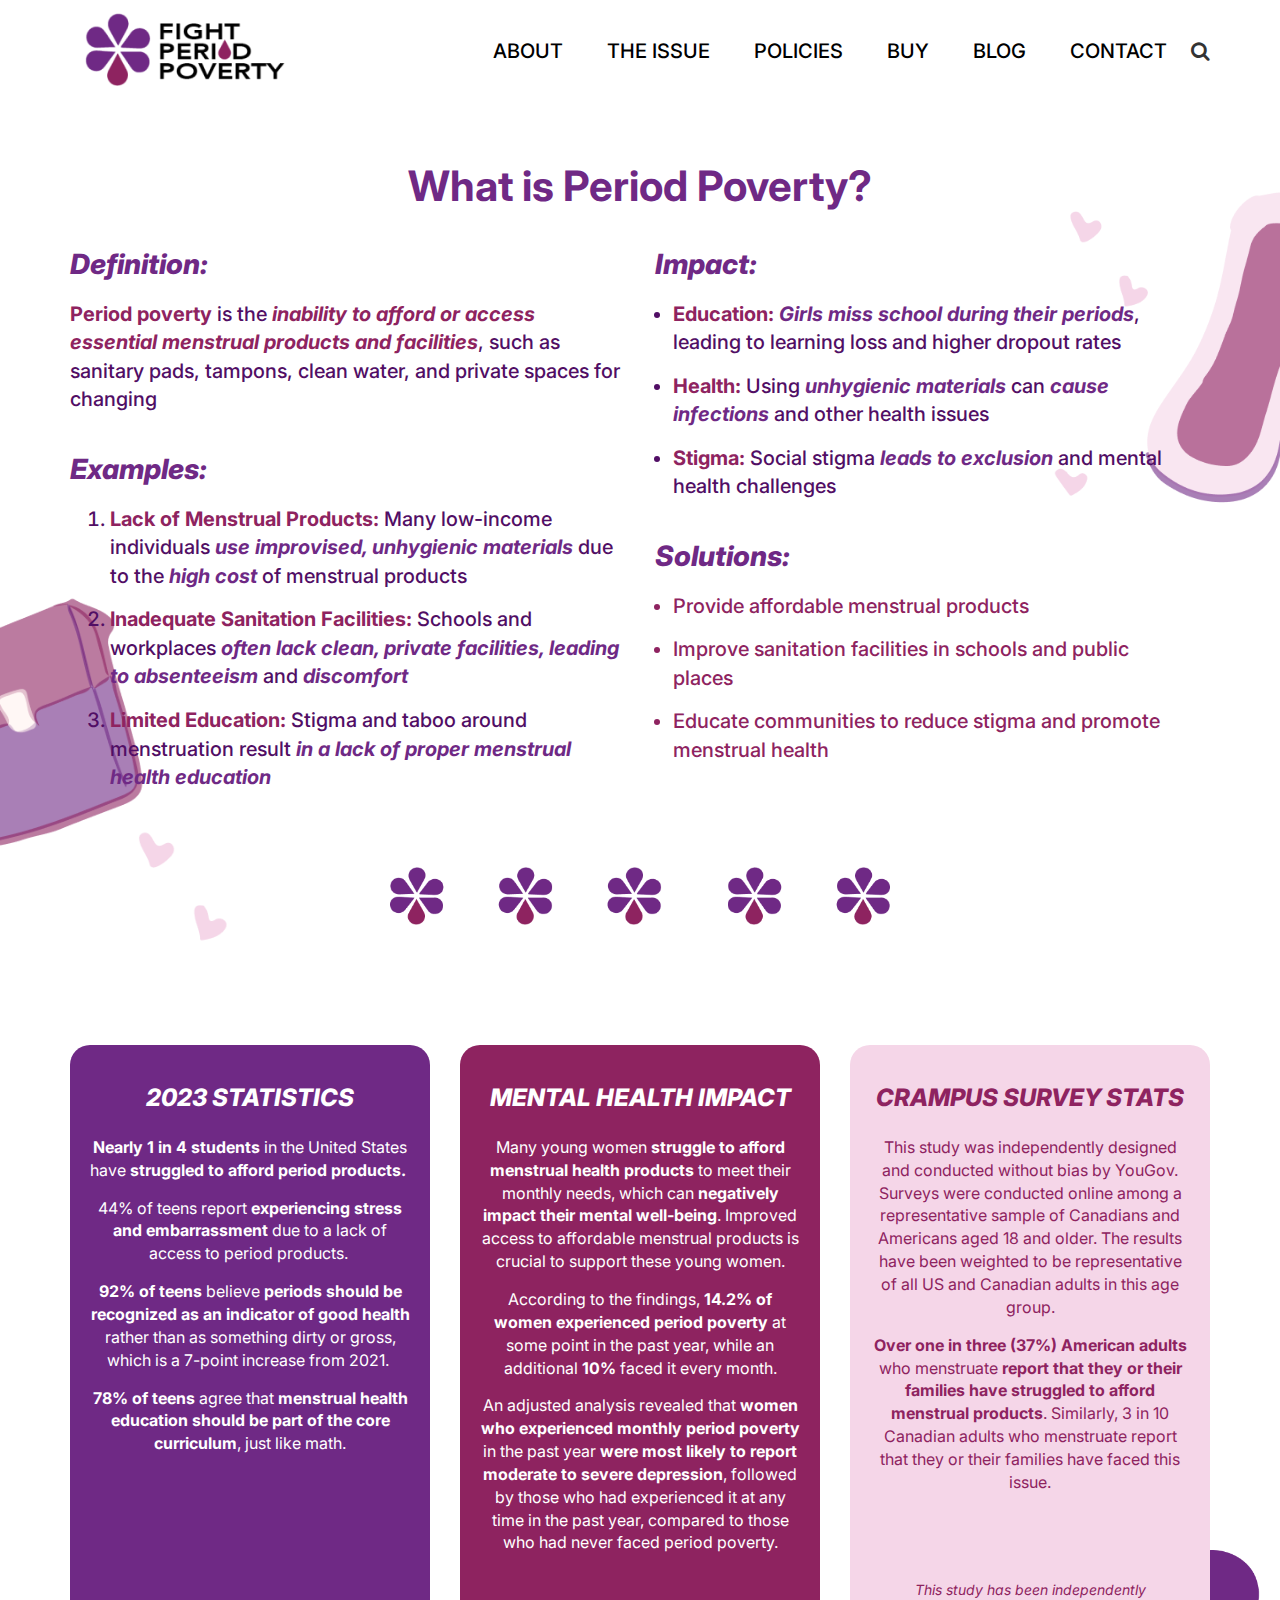
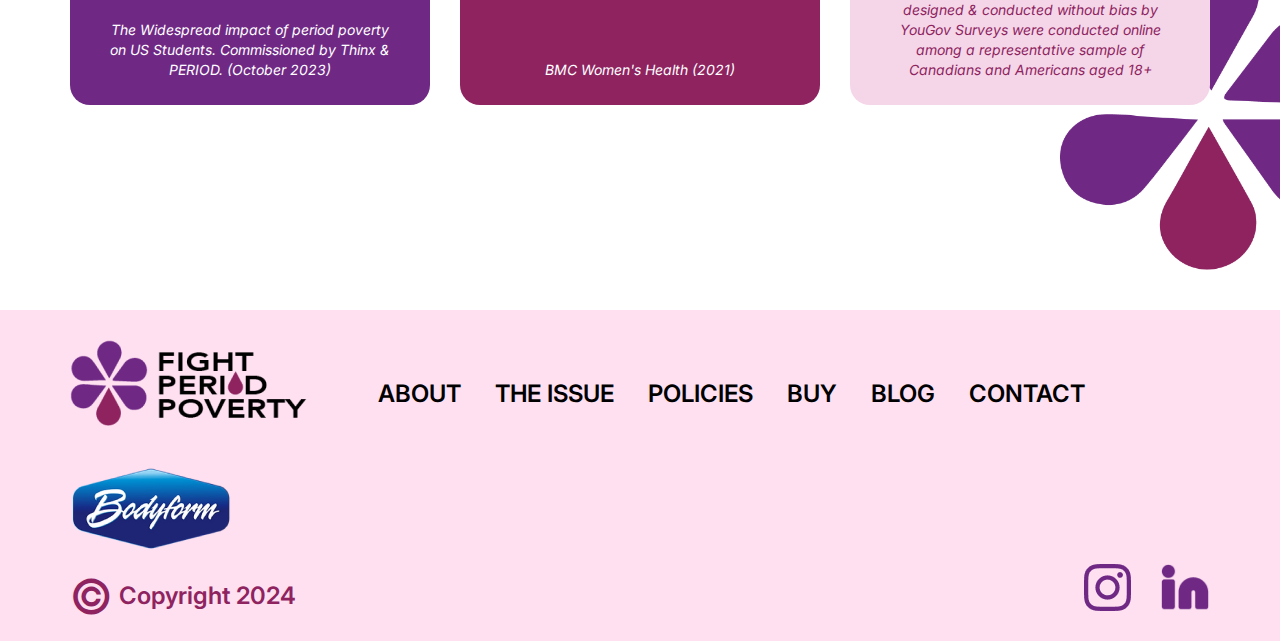
<file: issue.html>
<!DOCTYPE html>
<html lang="en">
<head>
	<meta charset="utf-8">
	<meta name="viewport" content="width=device-width, initial-scale=1.0">
	<link rel="icon" href="img/logo.png" type="image/png" sizes="16x16">
	<title>Fight Period Poverty</title>

	<link rel="stylesheet" href="css/bootstrap.min.css">
	<link rel="stylesheet" href="css/font-awesome.min.css">
	<link rel="stylesheet" href="css/animate.css">
	<link rel="stylesheet" href="css/local.css">

	<link href="https://fonts.googleapis.com/css2?family=Inter:wght@100..900&display=swap" rel="stylesheet">
</head>
<body>
<header>
	<div class="main-navbarbox">
		<div class="container">
			<div class="row">
				<div class="col-md-3 col-sm-6 col-xs-6">
					<div class="logo-boxin wow fadeInLeft"><a href="index.html"><img src="img/logo.png" alt="Fight Period Poverty Logo"></a></div>
				</div>
				<div class="col-md-9 col-sm-6 col-xs-6">
					<div class="desktop-menubox">
						<div class="desktop-menuboxin">
							<ul>
								<li class="menu-item"><a href="about.html">ABOUT</a></li>
								<li class="menu-item"><a href="issue.html">THE ISSUE</a></li>
								<li class="menu-item"><a href="policies.html">POLICIES</a></li>
								<li class="menu-item"><a href="buy.html">BUY</a></li>
								<li class="menu-item"><a href="blog.html">BLOG</a></li>
								<li class="menu-item"><a href="contact.html">CONTACT</a></li>
								<li class="menu-item"><i class="fa fa-search"></i></li>
							</ul>
						</div>
					</div>
					<div class="mobile-menubtn">
						<div class="btnmmenu" id="toggle-sidebar">
							<span></span>
							<span></span>
							<span></span>
						</div>
					</div>
				</div>
			</div>
		</div>
	</div>
</header>
<!-- End -->


<!-- Home section 1 -->
<div class="issuepage-sec-1">
	<div class="issuepage-lft-shape"><img src="img/issue-lft-shape.png" alt="About image"></div>
	<div class="container">
		<div class="row">
			<div class="col-md-12"><h3>What is Period Poverty?</h3></div>
			<div class="col-sm-6">
				<h4>Definition:</h4>
				<p><strong>Period poverty</strong> is the <strong><i>inability to afford or access essential menstrual products and facilities</i></strong>, such as sanitary pads, tampons, clean water, and private spaces for changing</p>
				<h4>Examples:</h4>
				<ol>
					<li><strong>Lack of Menstrual Products:</strong> Many low-income individuals <strong><i>use improvised, unhygienic materials</i></strong> due to the <strong><i>high cost</i></strong> of menstrual products</li>
					<li><strong>Inadequate Sanitation Facilities:</strong> Schools and workplaces <strong><i>often lack clean, private facilities, leading to absenteeism</i></strong> and <strong><i>discomfort</i></strong></li>
					<li><strong>Limited Education:</strong> Stigma and taboo around menstruation result <strong><i>in a lack of proper menstrual health education  </i></strong></li>
				</ol>
			</div>
			<div class="col-sm-6">
				<h4>Impact:</h4>
				<ul>
					<li><strong>Education:</strong><strong><i> Girls miss school during their periods</i></strong>, leading to learning loss and higher dropout rates</li>
					<li><strong>Health:</strong> Using <strong><i>unhygienic materials</i></strong> can <strong><i>cause infections</i></strong> and other health issues</li>
					<li><strong>Stigma:</strong> Social stigma <strong><i>leads to exclusion</i></strong> and mental health challenges</li>
				</ul>
				<h4>Solutions:</h4>
				<ul>
					<li style="color: #8E2360;">Provide affordable menstrual products</li>
					<li style="color: #8E2360;">Improve sanitation facilities in schools and public places</li>
					<li style="color: #8E2360;">Educate communities to reduce stigma and promote menstrual health</li>
				</ul>
			</div>
			<div class="col-md-12"><div class="star-img"><img src="img/issue5-star.png" alt="About image"></div></div>
		</div>
	</div>
	<div class="issuepage-rgt-shape"><img src="img/issue-rgt-shape.png" alt="About image"></div>
</div>
<!-- End -->

<div class="issuepage-sec-2">
	<div class="container">
		<div class="row">
			<div class="col-md-4">
				<div class="issue-box">
					<h3>2023 STATISTICS  </h3>
					<p><strong>Nearly 1 in 4 students</strong> in the United States have <strong>struggled to afford period products. </strong></p>
					<p>44% of teens report <strong>experiencing stress and embarrassment</strong> due to a lack of access to period products. </p>
					<p><strong>92% of teens</strong> believe <strong>periods should be recognized as an indicator of good health</strong> rather than as something dirty or gross, which is a 7-point increase from 2021. </p>
					<p><strong>78% of teens</strong> agree that <strong>menstrual health education should be part of the core curriculum</strong>, just like math.</p>
					<div class="note">
						<p><i>The Widespread impact of period poverty on US Students. Commissioned by Thinx & PERIOD. (October 2023)</i></p>
					</div>
				</div>
			</div>
			<div class="col-md-4">
				<div class="issue-box issue-box-2">
					<h3>MENTAL HEALTH IMPACT</h3>
					<p>Many young women <strong>struggle to afford menstrual health products</strong> to meet their monthly needs, which can <strong>negatively impact their mental well-being</strong>. Improved access to affordable menstrual products is crucial to support these young women.</p>
					<p>According to the findings, <strong>14.2% of women experienced period poverty</strong> at some point in the past year, while an additional <strong>10%</strong> faced it every month.</p>
					<p>An adjusted analysis revealed that <strong>women who experienced monthly period poverty</strong> in the past year <strong>were most likely to report moderate to severe depression</strong>, followed by those who had experienced it at any time in the past year, compared to those who had never faced period poverty.</p>
					<div class="note">
						<p><i>BMC Women's Health (2021)</i></p>
					</div>
				</div>
			</div>
			<div class="col-md-4">
				<div class="issue-box issue-box-3">
					<h3>CRAMPUS SURVEY STATS </h3>
					<p>This study was independently designed and conducted without bias by YouGov. Surveys were conducted online among a representative sample of Canadians and Americans aged 18 and older. The results have been weighted to be representative of all US and Canadian adults in this age group.</p>
					<p><strong>Over one in three (37%) American adults</strong> who menstruate <strong>report that they or their families have struggled to afford menstrual products</strong>. Similarly, 3 in 10 Canadian adults who menstruate report that they or their families have faced this issue.</p>
					<div class="note">
						<p><i>This study has been independently designed & conducted without bias by YouGov Surveys were conducted online among a representative sample of Canadians and Americans aged 18+</i></p>
					</div>
				</div>
			</div>
		</div>
	</div>
	<div class="issue2-rgt-shape"><img src="img/issue-logo-shape.png" alt="About image"></div>
</div>
<!-- End -->


<footer>
	<div class="container">
		<div class="ft-top">
			<div class="row">
				<div class="col-sm-3">
					<a href="#" class="ft-logo"><img src="img/logo.png" alt="Fight Period Poverty Logo"></a>
				</div>
				<div class="col-sm-9">
					<ul class="ft-menu">
						<li class="menu-item"><a href="about.html">ABOUT</a></li>
						<li class="menu-item"><a href="issue.html">THE ISSUE</a></li>
						<li class="menu-item"><a href="policies.html">POLICIES</a></li>
						<li class="menu-item"><a href="buy.html">BUY</a></li>
						<li class="menu-item"><a href="blog.html">BLOG</a></li>
						<li class="menu-item"><a href="contact.html">CONTACT</a></li>
					</ul>
				</div>
			</div>
		</div>
		<div class="ft-center">
			<div class="row">
				<div class="col-md-12">
					<img src="img/bodyform-logo.png" alt="body form logo">
				</div>
			</div>
		</div>
		<div class="ft-bottom">
			<div class="row">
				<div class="col-sm-6 copyright">
					<p><span>&copy;</span> Copyright 2024</p>
				</div>
				<div class="col-sm-6">
					<ul class="ft-social">
						<li><a href="https://www.instagram.com/bodyformusa/" target="_blank"><img src="img/Instagram.png"></a></li>
						<li><a href="https://www.linkedin.com/company/bodyform-usa/" target="_blank"><img src="img/linkedin.png"></a></li>
					</ul>
				</div>
			</div>
		</div>
	</div>
</footer>

<div id="sidebar" class="sidebar-offcanvas-menu">
    <div id="sidebar-wrapper" class="sidebar-wrapper">    	
        <div class="outer">
	        <div class="sidebar-top-header">
				<div class="sidebar-logo">
					<a href="index.html"><img src="img/logo.png"  alt="Fight Period Poverty Logo"></a>
				</div>   
				<div class="sidebar-close-btn">
					<a class="close-sidebar">✕</a>
				</div>         		
			</div>  
            <div class="inner">                    		            
                <ul class="sidebar-menu" id="desktop-menuboxin">
					<li class="menu-item"><a href="about.html">ABOUT</a></li>
					<li class="menu-item"><a href="issue.html">THE ISSUE</a></li>
					<li class="menu-item"><a href="policies.html">POLICIES</a></li>
					<li class="menu-item"><a href="buy.html">BUY</a></li>
					<li class="menu-item"><a href="blog.html">BLOG</a></li>
					<li class="menu-item"><a href="contact.html">CONTACT</a></li>
				</ul>
            </div>
        </div>
    </div>
</div>


<script src="js/jquery-2.2.0.min.js"></script> 
<script src="js/bootstrap.min.js"></script>
<script src="js/wow.min.js"></script>
<script src="js/local.js"></script>
</body>
</html>
</file>
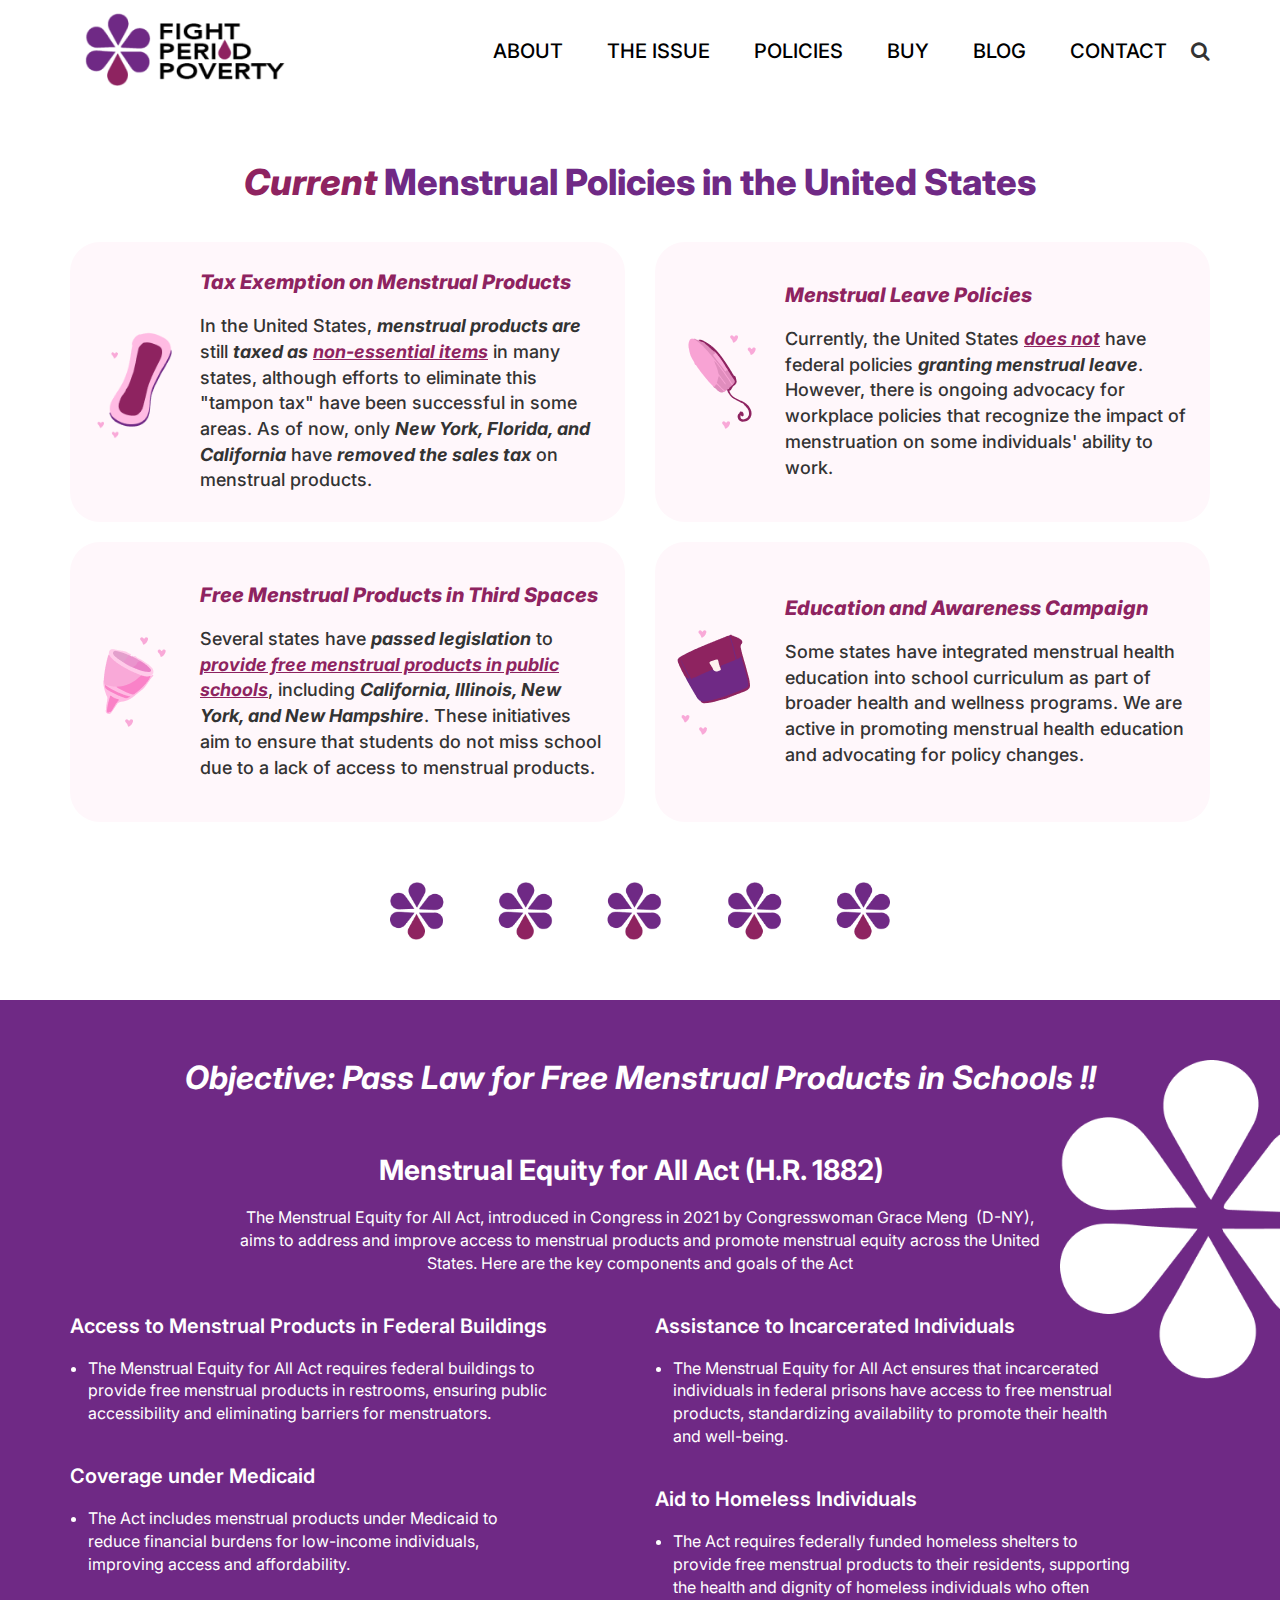
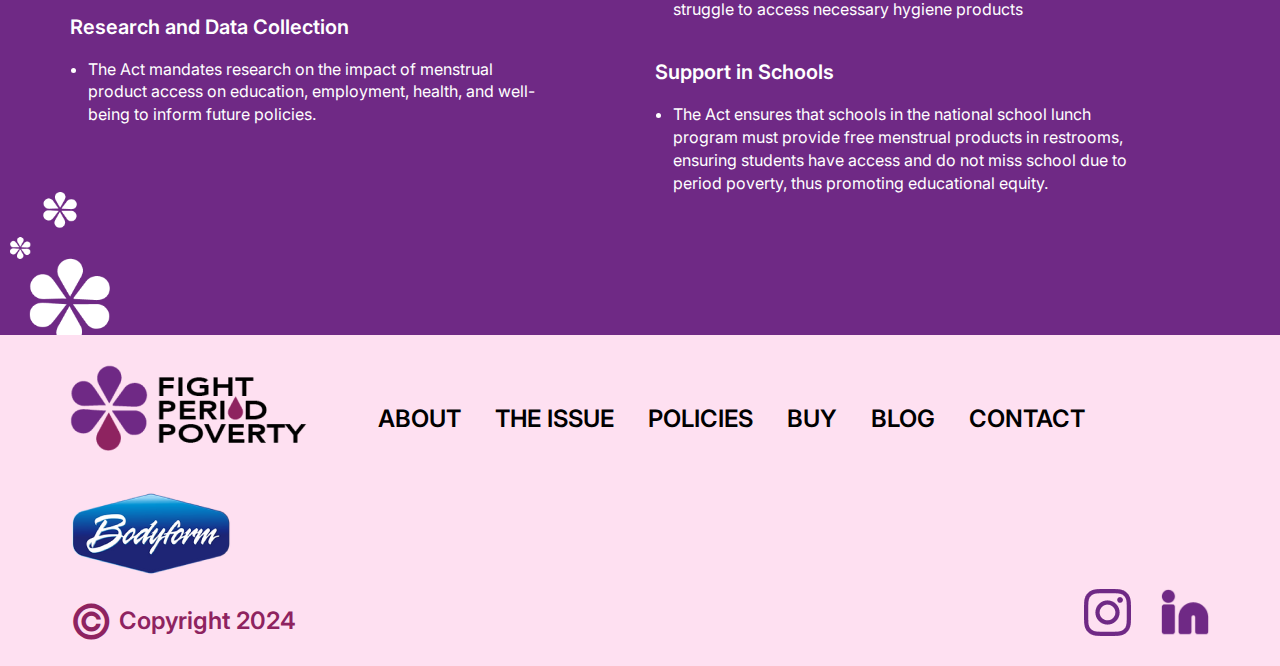
<file: policies.html>
<!DOCTYPE html>
<html lang="en">
<head>
	<meta charset="utf-8">
	<meta name="viewport" content="width=device-width, initial-scale=1.0">
	<link rel="icon" href="img/logo.png" type="image/png" sizes="16x16">
	<title>Fight Period Poverty</title>

	<link rel="stylesheet" href="css/bootstrap.min.css">
	<link rel="stylesheet" href="css/font-awesome.min.css">
	<link rel="stylesheet" href="css/animate.css">
	<link rel="stylesheet" href="css/local.css">

	<link href="https://fonts.googleapis.com/css2?family=Inter:wght@100..900&display=swap" rel="stylesheet">
</head>
<body>
<header>
	<div class="main-navbarbox">
		<div class="container">
			<div class="row">
				<div class="col-md-3 col-sm-6 col-xs-6">
					<div class="logo-boxin wow fadeInLeft"><a href="index.html"><img src="img/logo.png" alt="Fight Period Poverty Logo"></a></div>
				</div>
				<div class="col-md-9 col-sm-6 col-xs-6">
					<div class="desktop-menubox">
						<div class="desktop-menuboxin">
							<ul>
								<li class="menu-item"><a href="about.html">ABOUT</a></li>
								<li class="menu-item"><a href="issue.html">THE ISSUE</a></li>
								<li class="menu-item"><a href="policies.html">POLICIES</a></li>
								<li class="menu-item"><a href="buy.html">BUY</a></li>
								<li class="menu-item"><a href="blog.html">BLOG</a></li>
								<li class="menu-item"><a href="contact.html">CONTACT</a></li>
								<li class="menu-item"><i class="fa fa-search"></i></li>
							</ul>
						</div>
					</div>
					<div class="mobile-menubtn">
						<div class="btnmmenu" id="toggle-sidebar">
							<span></span>
							<span></span>
							<span></span>
						</div>
					</div>
				</div>
			</div>
		</div>
	</div>
</header>
<!-- End -->


<!-- Home section 1 -->
<div class="policies-sec-1">
	<div class="container">
		<div class="row">
			<div class="col-md-12"><h3><i>Current</i> Menstrual Policies in the United States </h3></div>
			<div class="col-md-6">
				<div class="policies-box">
					<div class="icon"><img src="img/policies-icon-1.png" alt="Policies icon"></div>
					<div class="content-txt">
						<h4>Tax Exemption on Menstrual Products</h4>
						<p>In the United States, <strong>menstrual products are</strong> still <strong>taxed as</strong> <u><i>non-essential items</i></u> in many states, although efforts to eliminate this "tampon tax" have been successful in some areas. As of now, only <strong>New York, Florida, and California</strong> have <strong>removed the sales tax</strong> on menstrual products.</p>
					</div>
				</div>
			</div>
			<div class="col-md-6">
				<div class="policies-box">
					<div class="icon"><img src="img/policies-icon-2.png" alt="Policies icon"></div>
					<div class="content-txt">
						<h4>Menstrual Leave Policies</h4>
						<p>Currently, the United States <u><i>does not</i></u> have federal policies <strong>granting menstrual leave</strong>. However, there is ongoing advocacy for workplace policies that recognize the impact of menstruation on some individuals' ability to work.</p>
					</div>
				</div>
			</div>
			<div class="col-md-6">
				<div class="policies-box">
					<div class="icon"><img src="img/policies-icon-3.png" alt="Policies icon"></div>
					<div class="content-txt">
						<h4>Free Menstrual Products in Third Spaces</h4>
						<p>Several states have <strong>passed legislation</strong> to <u><i>provide free menstrual products in public schools</i></u>, including <strong>California, Illinois, New York, and New Hampshire</strong>. These initiatives aim to ensure that students do not miss school due to a lack of access to menstrual products.</p>
					</div>
				</div>
			</div>
			<div class="col-md-6">
				<div class="policies-box">
					<div class="icon"><img src="img/policies-icon-4.png" alt="Policies icon"></div>
					<div class="content-txt">
						<h4>Education and Awareness Campaign</h4>
						<p>Some states have integrated menstrual health education into school curriculum as part of broader health and wellness programs. We are active in promoting menstrual health education and advocating for policy changes.</p>
					</div>
				</div>
			</div>
			<div class="col-md-12"><div class="star-img"><img src="img/issue5-star.png" alt="About image"></div></div>
		</div>
	</div>
</div>
<!-- End -->

<div class="policies-sec-2">
	<div class="policies-rgt-shape"><img src="img/policies-2-shape-1.png" alt="About image"></div>
	<div class="policies-lft-shape"><img src="img/policies-2-shape-2.png" alt="About image"></div>
	<div class="container">
		<div class="row">
			<div class="col-md-12">
				<h3>Objective: Pass Law for Free Menstrual Products in Schools !!</h3>
				<div class="policies-heading2">
					<h4>Menstrual Equity for All Act (H.R. 1882)   </h4>
					<p>The Menstrual Equity for All Act, introduced in Congress in 2021 by Congresswoman Grace Meng  (D-NY), aims to address and improve access to menstrual products and promote menstrual equity across the United States. Here are the key components and goals of the Act</p>
				</div>
			</div>
			<div class="col-md-6">
				<div class="pp-box">
					<h5>Access to Menstrual Products in Federal Buildings </h5>
					<ul>
						<li>The Menstrual Equity for All Act requires federal buildings to provide free menstrual products in restrooms, ensuring public accessibility and eliminating barriers for menstruators​​.</li>
					</ul>
					<h5>Coverage under Medicaid</h5>
					<ul>
						<li>The Act includes menstrual products under Medicaid to reduce financial burdens for low-income individuals, improving access and affordability​.</li>
					</ul>
					<h5>Research and Data Collection</h5>
					<ul>
						<li>The Act mandates research on the impact of menstrual product access on education, employment, health, and well-being to inform future policies​.</li>
					</ul>
				</div>
			</div>
			<div class="col-md-6">
				<div class="pp-box">
					<h5>Assistance to Incarcerated Individuals</h5>
					<ul>
						<li>The Menstrual Equity for All Act ensures that incarcerated individuals in federal prisons have access to free menstrual products, standardizing availability to promote their health and well-being​.</li>
					</ul>
					<h5>Aid to Homeless Individuals</h5>
					<ul>
						<li>The Act requires federally funded homeless shelters to provide free menstrual products to their residents, supporting the health and dignity of homeless individuals who often struggle to access necessary hygiene products</li>
					</ul>
					<h5>Support in Schools</h5>
					<ul>
						<li>The Act ensures that schools in the national school lunch program must provide free menstrual products in restrooms, ensuring students have access and do not miss school due to period poverty, thus promoting educational equity.</li>
					</ul>
				</div>
			</div>
		</div>
	</div>
</div>
<!-- End -->


<footer>
	<div class="container">
		<div class="ft-top">
			<div class="row">
				<div class="col-sm-3">
					<a href="#" class="ft-logo"><img src="img/logo.png" alt="Fight Period Poverty Logo"></a>
				</div>
				<div class="col-sm-9">
					<ul class="ft-menu">
						<li class="menu-item"><a href="about.html">ABOUT</a></li>
						<li class="menu-item"><a href="issue.html">THE ISSUE</a></li>
						<li class="menu-item"><a href="policies.html">POLICIES</a></li>
						<li class="menu-item"><a href="buy.html">BUY</a></li>
						<li class="menu-item"><a href="blog.html">BLOG</a></li>
						<li class="menu-item"><a href="contact.html">CONTACT</a></li>
					</ul>
				</div>
			</div>
		</div>
		<div class="ft-center">
			<div class="row">
				<div class="col-md-12">
					<img src="img/bodyform-logo.png" alt="body form logo">
				</div>
			</div>
		</div>
		<div class="ft-bottom">
			<div class="row">
				<div class="col-sm-6 copyright">
					<p><span>&copy;</span> Copyright 2024</p>
				</div>
				<div class="col-sm-6">
					<ul class="ft-social">
						<li><a href="https://www.instagram.com/bodyformusa/" target="_blank"><img src="img/Instagram.png"></a></li>
						<li><a href="https://www.linkedin.com/company/bodyform-usa/" target="_blank"><img src="img/linkedin.png"></a></li>
					</ul>
				</div>
			</div>
		</div>
	</div>
</footer>

<div id="sidebar" class="sidebar-offcanvas-menu">
    <div id="sidebar-wrapper" class="sidebar-wrapper">    	
        <div class="outer">
	        <div class="sidebar-top-header">
				<div class="sidebar-logo">
					<a href="index.html"><img src="img/logo.png"  alt="Fight Period Poverty Logo"></a>
				</div>   
				<div class="sidebar-close-btn">
					<a class="close-sidebar">✕</a>
				</div>         		
			</div>  
            <div class="inner">                    		            
                <ul class="sidebar-menu" id="desktop-menuboxin">
					<li class="menu-item"><a href="about.html">ABOUT</a></li>
					<li class="menu-item"><a href="issue.html">THE ISSUE</a></li>
					<li class="menu-item"><a href="policies.html">POLICIES</a></li>
					<li class="menu-item"><a href="buy.html">BUY</a></li>
					<li class="menu-item"><a href="blog.html">BLOG</a></li>
					<li class="menu-item"><a href="contact.html">CONTACT</a></li>
				</ul>
            </div>
        </div>
    </div>
</div>


<script src="js/jquery-2.2.0.min.js"></script> 
<script src="js/bootstrap.min.js"></script>
<script src="js/wow.min.js"></script>
<script src="js/local.js"></script>
</body>
</html>
</file>
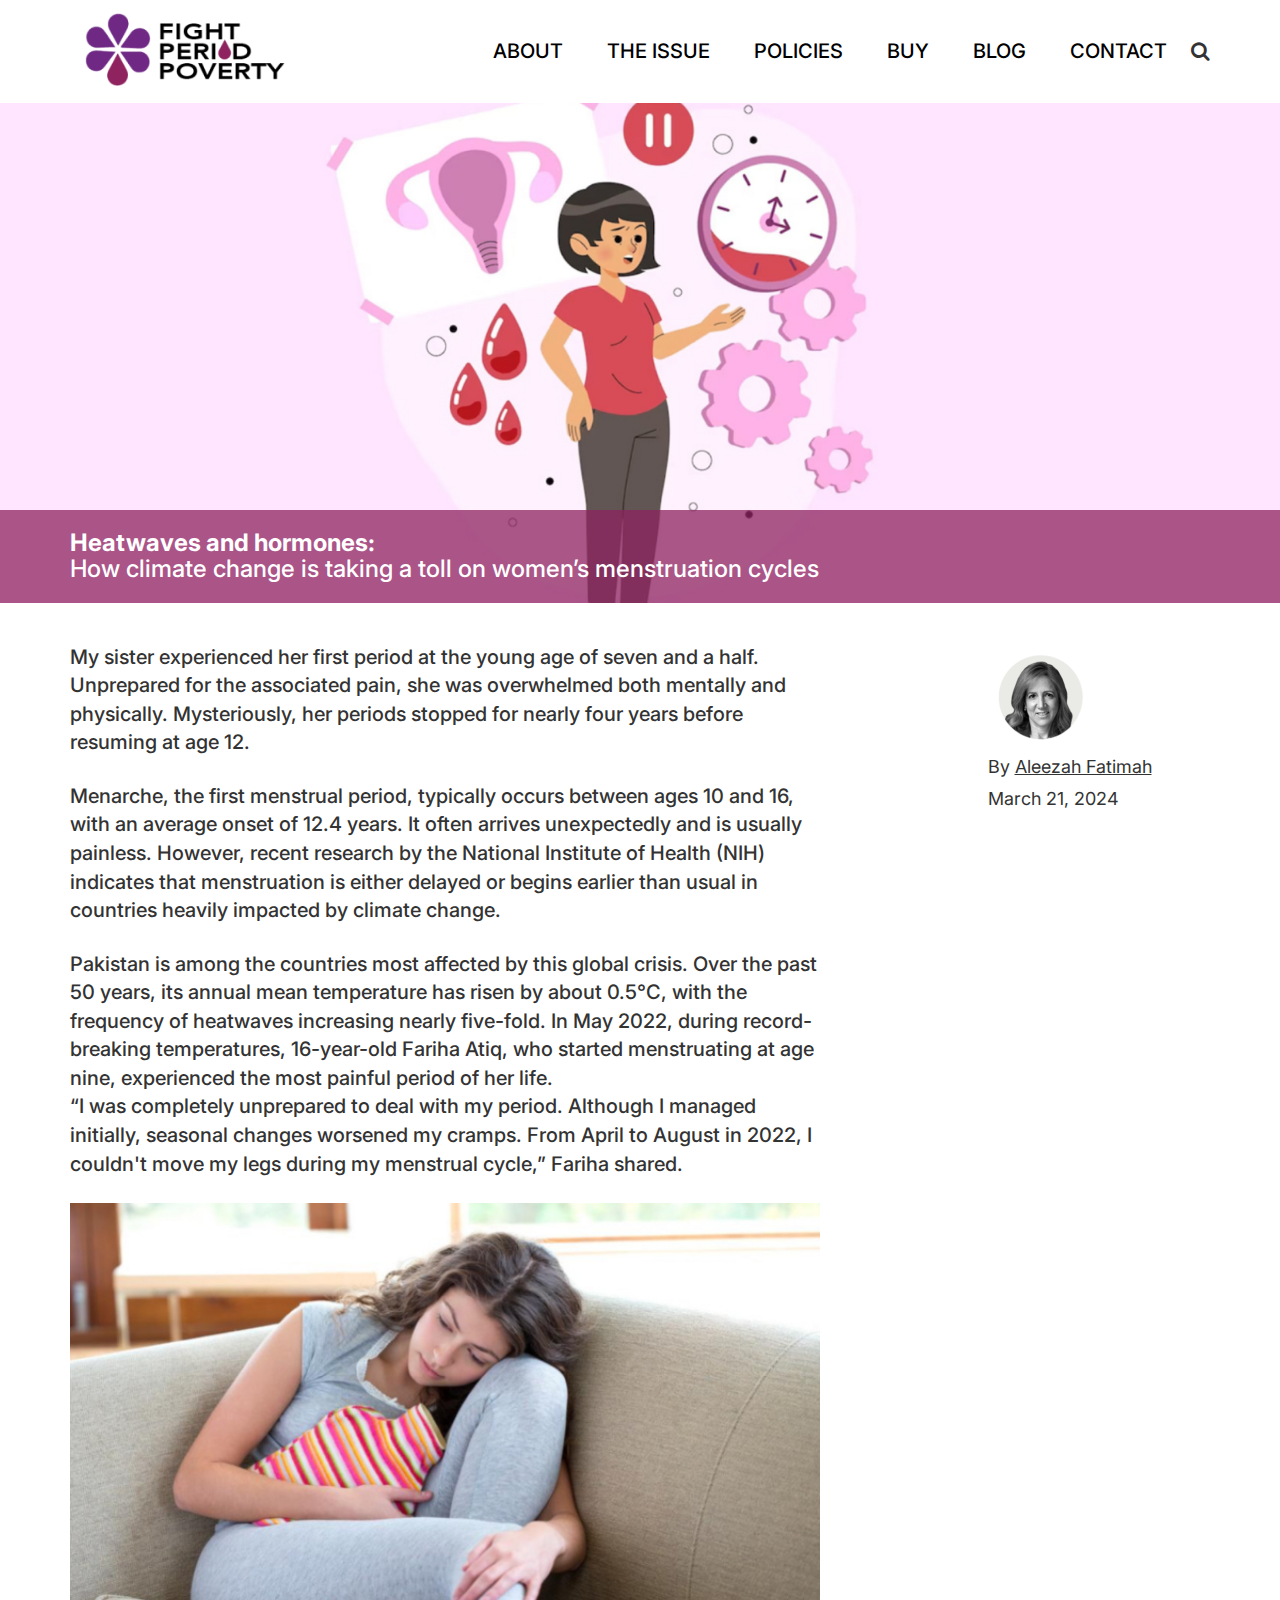
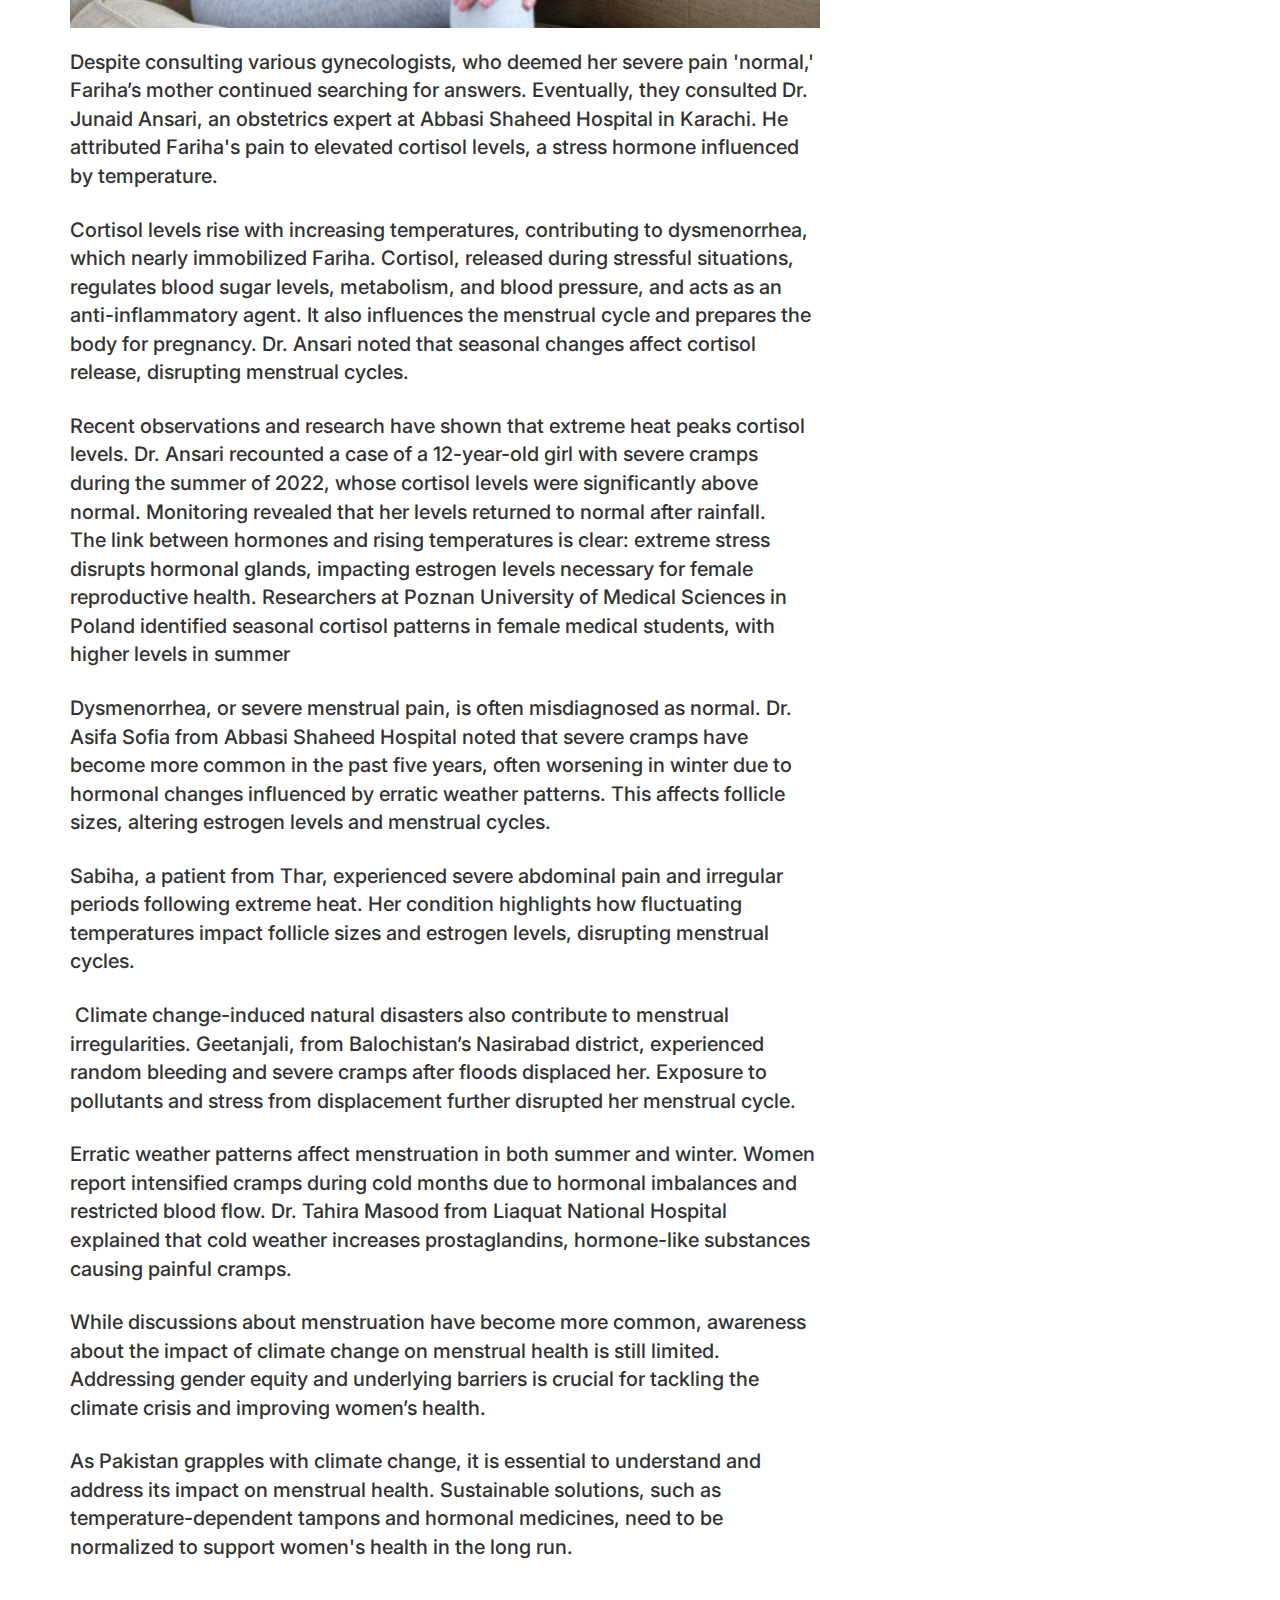
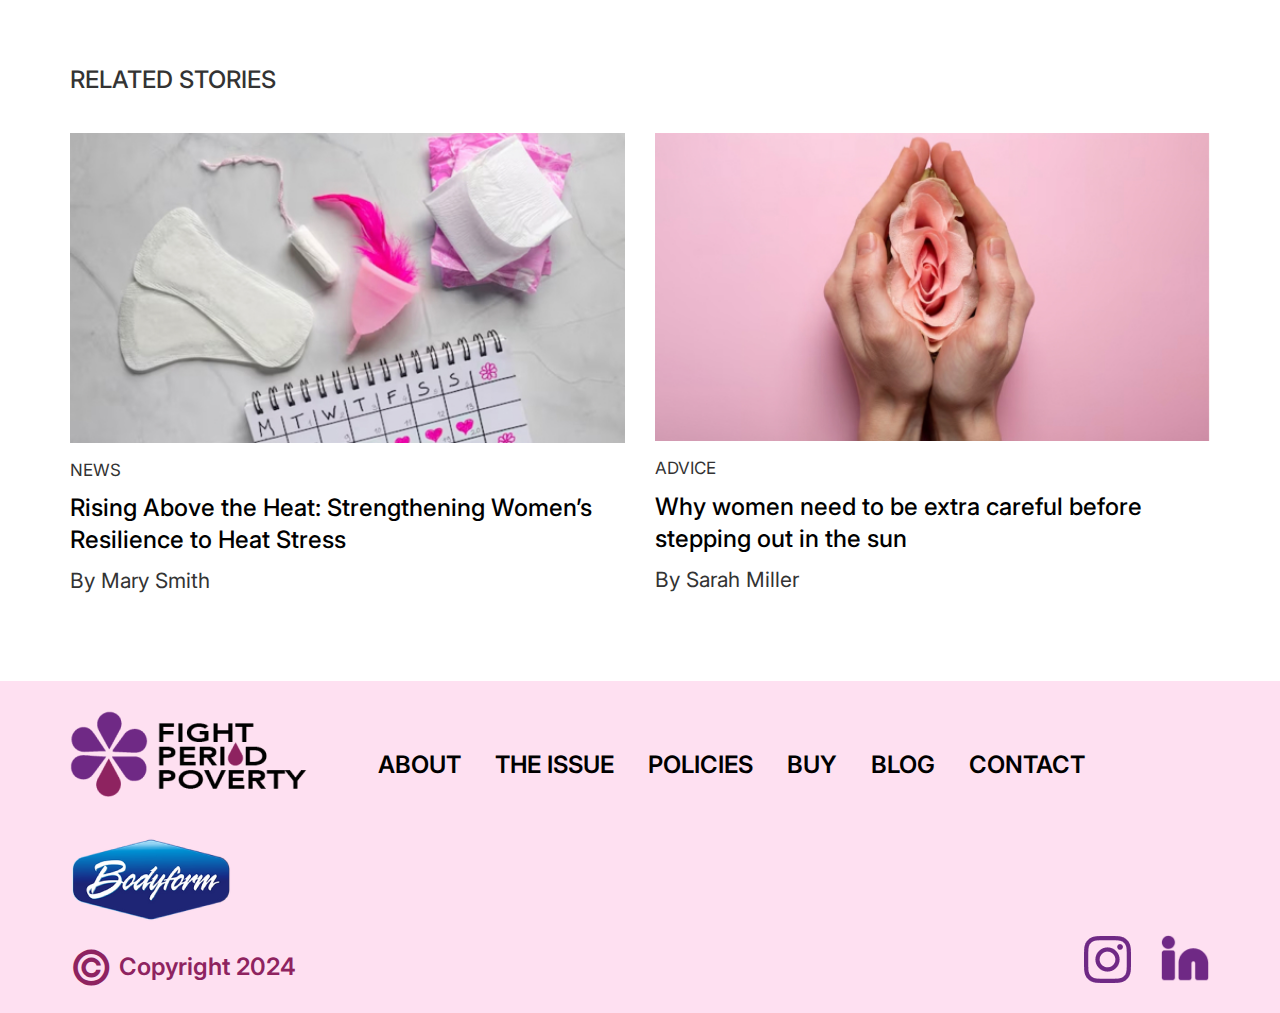
<file: single-blog-1.html>
<!DOCTYPE html>
<html lang="en">
<head>
	<meta charset="utf-8">
	<meta name="viewport" content="width=device-width, initial-scale=1.0">
	<link rel="icon" href="img/logo.png" type="image/png" sizes="16x16">
	<title>Fight Period Poverty</title>

	<link rel="stylesheet" href="css/bootstrap.min.css">
	<link rel="stylesheet" href="css/font-awesome.min.css">
	<link rel="stylesheet" href="css/animate.css">
	<link rel="stylesheet" href="css/local.css">

	<link href="https://fonts.googleapis.com/css2?family=Inter:wght@100..900&display=swap" rel="stylesheet">
</head>
<body>
<header>
	<div class="main-navbarbox">
		<div class="container">
			<div class="row">
				<div class="col-md-3 col-sm-6 col-xs-6">
					<div class="logo-boxin wow fadeInLeft"><a href="index.html"><img src="img/logo.png" alt="Fight Period Poverty Logo"></a></div>
				</div>
				<div class="col-md-9 col-sm-6 col-xs-6">
					<div class="desktop-menubox">
						<div class="desktop-menuboxin">
							<ul>
								<li class="menu-item"><a href="about.html">ABOUT</a></li>
								<li class="menu-item"><a href="issue.html">THE ISSUE</a></li>
								<li class="menu-item"><a href="policies.html">POLICIES</a></li>
								<li class="menu-item"><a href="buy.html">BUY</a></li>
								<li class="menu-item"><a href="blog.html">BLOG</a></li>
								<li class="menu-item"><a href="contact.html">CONTACT</a></li>
								<li class="menu-item"><i class="fa fa-search"></i></li>
							</ul>
						</div>
					</div>
					<div class="mobile-menubtn">
						<div class="btnmmenu" id="toggle-sidebar">
							<span></span>
							<span></span>
							<span></span>
						</div>
					</div>
				</div>
			</div>
		</div>
	</div>
</header>
<!-- End -->

<div class="blog-banner">
	<div class="blog-image">
		<img src="img/single-blog-1-thumb.jpg" alt="Blog Banner Image">
	</div>
	<div class="blog-banner-contact">
		<div class="container">
			<div class="row">
				<div class="col-md-12">
					<h2><strong>Heatwaves and hormones:</strong> How climate change is taking a toll on women’s menstruation cycles</h2>
				</div>
			</div>
		</div>
	</div>
</div>
<!-- End -->

<div class="single-blog-sec">
	<div class="container">
		<div class="row">
			<div class="col-sm-8">
				<p>My sister experienced her first period at the young age of seven and a half. Unprepared for the associated pain, she was overwhelmed both mentally and physically. Mysteriously, her periods stopped for nearly four years before resuming at age 12. </p>
				<p>Menarche, the first menstrual period, typically occurs between ages 10 and 16, with an average onset of 12.4 years. It often arrives unexpectedly and is usually painless. However, recent research by the National Institute of Health (NIH) indicates that menstruation is either delayed or begins earlier than usual in countries heavily impacted by climate change.</p>
				<p>Pakistan is among the countries most affected by this global crisis. Over the past 50 years, its annual mean temperature has risen by about 0.5°C, with the frequency of heatwaves increasing nearly five-fold. In May 2022, during record-breaking temperatures, 16-year-old Fariha Atiq, who started menstruating at age nine, experienced the most painful period of her life.<br>“I was completely unprepared to deal with my period. Although I managed initially, seasonal changes worsened my cramps. From April to August in 2022, I couldn't move my legs during my menstrual cycle,” Fariha shared. </p>
				<div class="full-img">
					<img src="img/single-blog-1-img.jpg" alt="full image">
				</div>
				<p>Despite consulting various gynecologists, who deemed her severe pain 'normal,' Fariha’s mother continued searching for answers. Eventually, they consulted Dr. Junaid Ansari, an obstetrics expert at Abbasi Shaheed Hospital in Karachi. He attributed Fariha's pain to elevated cortisol levels, a stress hormone influenced by temperature.</p>
				<p>Cortisol levels rise with increasing temperatures, contributing to dysmenorrhea, which nearly immobilized Fariha. Cortisol, released during stressful situations, regulates blood sugar levels, metabolism, and blood pressure, and acts as an anti-inflammatory agent. It also influences the menstrual cycle and prepares the body for pregnancy. Dr. Ansari noted that seasonal changes affect cortisol release, disrupting menstrual cycles.</p>
				<p>Recent observations and research have shown that extreme heat peaks cortisol levels. Dr. Ansari recounted a case of a 12-year-old girl with severe cramps during the summer of 2022, whose cortisol levels were significantly above normal. Monitoring revealed that her levels returned to normal after rainfall.<br>The link between hormones and rising temperatures is clear: extreme stress disrupts hormonal glands, impacting estrogen levels necessary for female reproductive health. Researchers at Poznan University of Medical Sciences in Poland identified seasonal cortisol patterns in female medical students, with higher levels in summer</p>
				<p>Dysmenorrhea, or severe menstrual pain, is often misdiagnosed as normal. Dr. Asifa Sofia from Abbasi Shaheed Hospital noted that severe cramps have become more common in the past five years, often worsening in winter due to hormonal changes influenced by erratic weather patterns. This affects follicle sizes, altering estrogen levels and menstrual cycles.</p>
				<p>Sabiha, a patient from Thar, experienced severe abdominal pain and irregular periods following extreme heat. Her condition highlights how fluctuating temperatures impact follicle sizes and estrogen levels, disrupting menstrual cycles.</p>
				<p> Climate change-induced natural disasters also contribute to menstrual irregularities. Geetanjali, from Balochistan’s Nasirabad district, experienced random bleeding and severe cramps after floods displaced her. Exposure to pollutants and stress from displacement further disrupted her menstrual cycle. </p>
				<p>Erratic weather patterns affect menstruation in both summer and winter. Women report intensified cramps during cold months due to hormonal imbalances and restricted blood flow. Dr. Tahira Masood from Liaquat National Hospital explained that cold weather increases prostaglandins, hormone-like substances causing painful cramps. </p>
				<p>While discussions about menstruation have become more common, awareness about the impact of climate change on menstrual health is still limited. Addressing gender equity and underlying barriers is crucial for tackling the climate crisis and improving women’s health.</p>
				<p>As Pakistan grapples with climate change, it is essential to understand and address its impact on menstrual health. Sustainable solutions, such as temperature-dependent tampons and hormonal medicines, need to be normalized to support women's health in the long run.</p>
			</div>
			<div class="col-sm-offset-1 col-sm-3 blog-sidebar">
				<div class="blog-author">
					<img src="img/author-Aleezah.png" class="blog-author-img" alt="blog author">
					<h5>By <u>Aleezah Fatimah</u></h5>
					<p>March 21, 2024</p>
				</div>
			</div>
		</div>
	</div>
</div>
<!-- End -->

<div class="related-blog">
	<div class="container">
		<div class="row">
			<div class="col-md-12"><h3>RELATED STORIES </h3></div>
			<div class="col-sm-6">
				<div class="blog-small blog-large">
					<div class="blog-img"><img src="img/related-blog-1-thumb.jpg" alt="blog thumbnails"></div>
					<div class="blog-txt">
						<div class="blog-cat">NEWS</div>
						<h4 class="blog-title"><a href="single-blog-1.html">Rising Above the Heat: Strengthening Women’s Resilience to Heat Stress</a></h4>
						<div class="blog-author"><p>By Mary Smith </p></div>
					</div>
				</div>
			</div>
			<div class="col-sm-6">
				<div class="blog-small blog-large">
					<div class="blog-img"><img src="img/related-blog-2-thumb.jpg" alt="blog thumbnails"></div>
					<div class="blog-txt">
						<div class="blog-cat">ADVICE</div>
						<h4 class="blog-title"><a href="single-blog-2.html">Why women need to be extra careful before stepping out in the sun</a></h4>
						<div class="blog-author"><p>By Sarah Miller</p></div>
					</div>
				</div>
			</div>
		</div>
	</div>
</div>
<!-- End -->

<footer>
	<div class="container">
		<div class="ft-top">
			<div class="row">
				<div class="col-sm-3">
					<a href="#" class="ft-logo"><img src="img/logo.png" alt="Fight Period Poverty Logo"></a>
				</div>
				<div class="col-sm-9">
					<ul class="ft-menu">
						<li class="menu-item"><a href="about.html">ABOUT</a></li>
						<li class="menu-item"><a href="issue.html">THE ISSUE</a></li>
						<li class="menu-item"><a href="policies.html">POLICIES</a></li>
						<li class="menu-item"><a href="buy.html">BUY</a></li>
						<li class="menu-item"><a href="blog.html">BLOG</a></li>
						<li class="menu-item"><a href="contact.html">CONTACT</a></li>
					</ul>
				</div>
			</div>
		</div>
		<div class="ft-center">
			<div class="row">
				<div class="col-md-12">
					<img src="img/bodyform-logo.png" alt="body form logo">
				</div>
			</div>
		</div>
		<div class="ft-bottom">
			<div class="row">
				<div class="col-sm-6 copyright">
					<p><span>&copy;</span> Copyright 2024</p>
				</div>
				<div class="col-sm-6">
					<ul class="ft-social">
						<li><a href="https://www.instagram.com/bodyformusa/" target="_blank"><img src="img/Instagram.png"></a></li>
						<li><a href="https://www.linkedin.com/company/bodyform-usa/" target="_blank"><img src="img/linkedin.png"></a></li>
					</ul>
				</div>
			</div>
		</div>
	</div>
</footer>

<div id="sidebar" class="sidebar-offcanvas-menu">
    <div id="sidebar-wrapper" class="sidebar-wrapper">    	
        <div class="outer">
	        <div class="sidebar-top-header">
				<div class="sidebar-logo">
					<a href="index.html"><img src="img/logo.png"  alt="Fight Period Poverty Logo"></a>
				</div>   
				<div class="sidebar-close-btn">
					<a class="close-sidebar">✕</a>
				</div>         		
			</div>  
            <div class="inner">
                <ul class="sidebar-menu" id="desktop-menuboxin">
					<li class="menu-item"><a href="about.html">ABOUT</a></li>
					<li class="menu-item"><a href="issue.html">THE ISSUE</a></li>
					<li class="menu-item"><a href="policies.html">POLICIES</a></li>
					<li class="menu-item"><a href="buy.html">BUY</a></li>
					<li class="menu-item"><a href="blog.html">BLOG</a></li>
					<li class="menu-item"><a href="contact.html">CONTACT</a></li>
				</ul>
            </div>
        </div>
    </div>
</div>


<script src="js/jquery-2.2.0.min.js"></script> 
<script src="js/bootstrap.min.js"></script>
<script src="js/wow.min.js"></script>
<script src="js/local.js"></script>
</body>
</html>
</file>
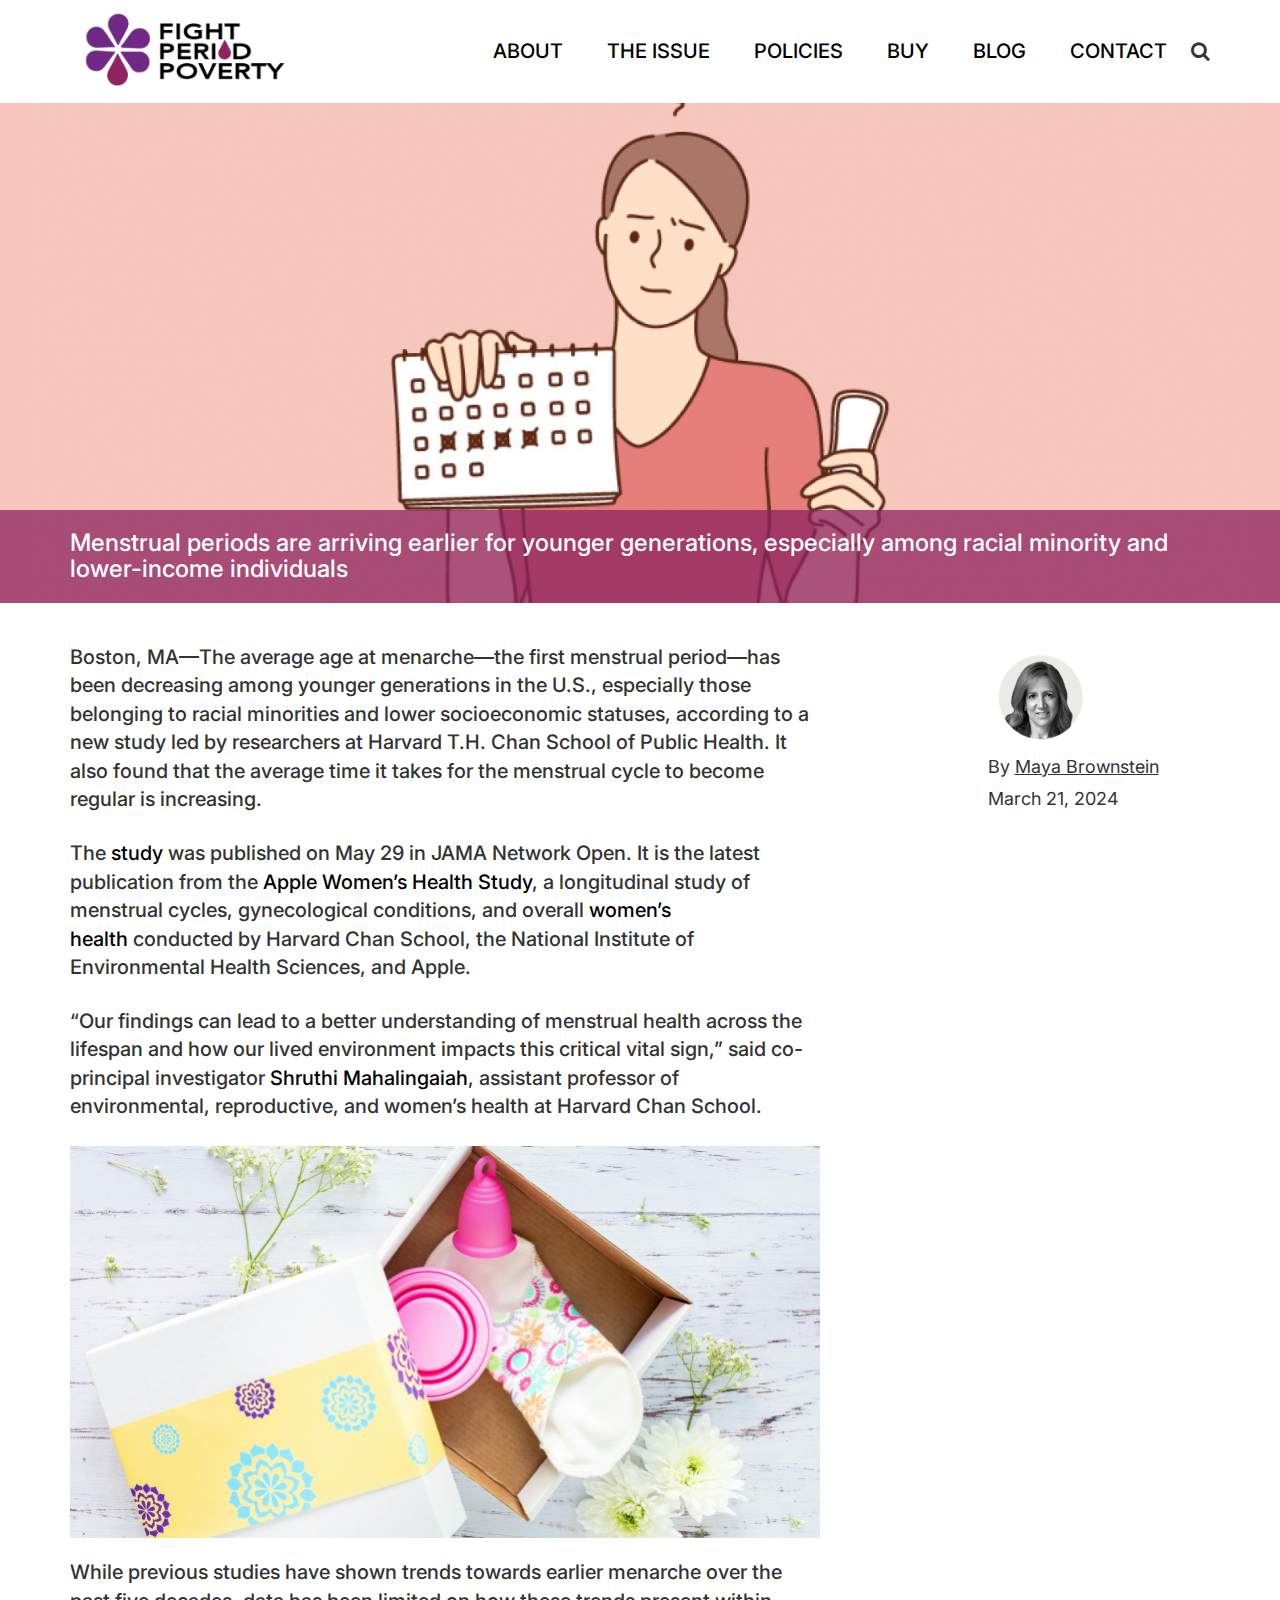
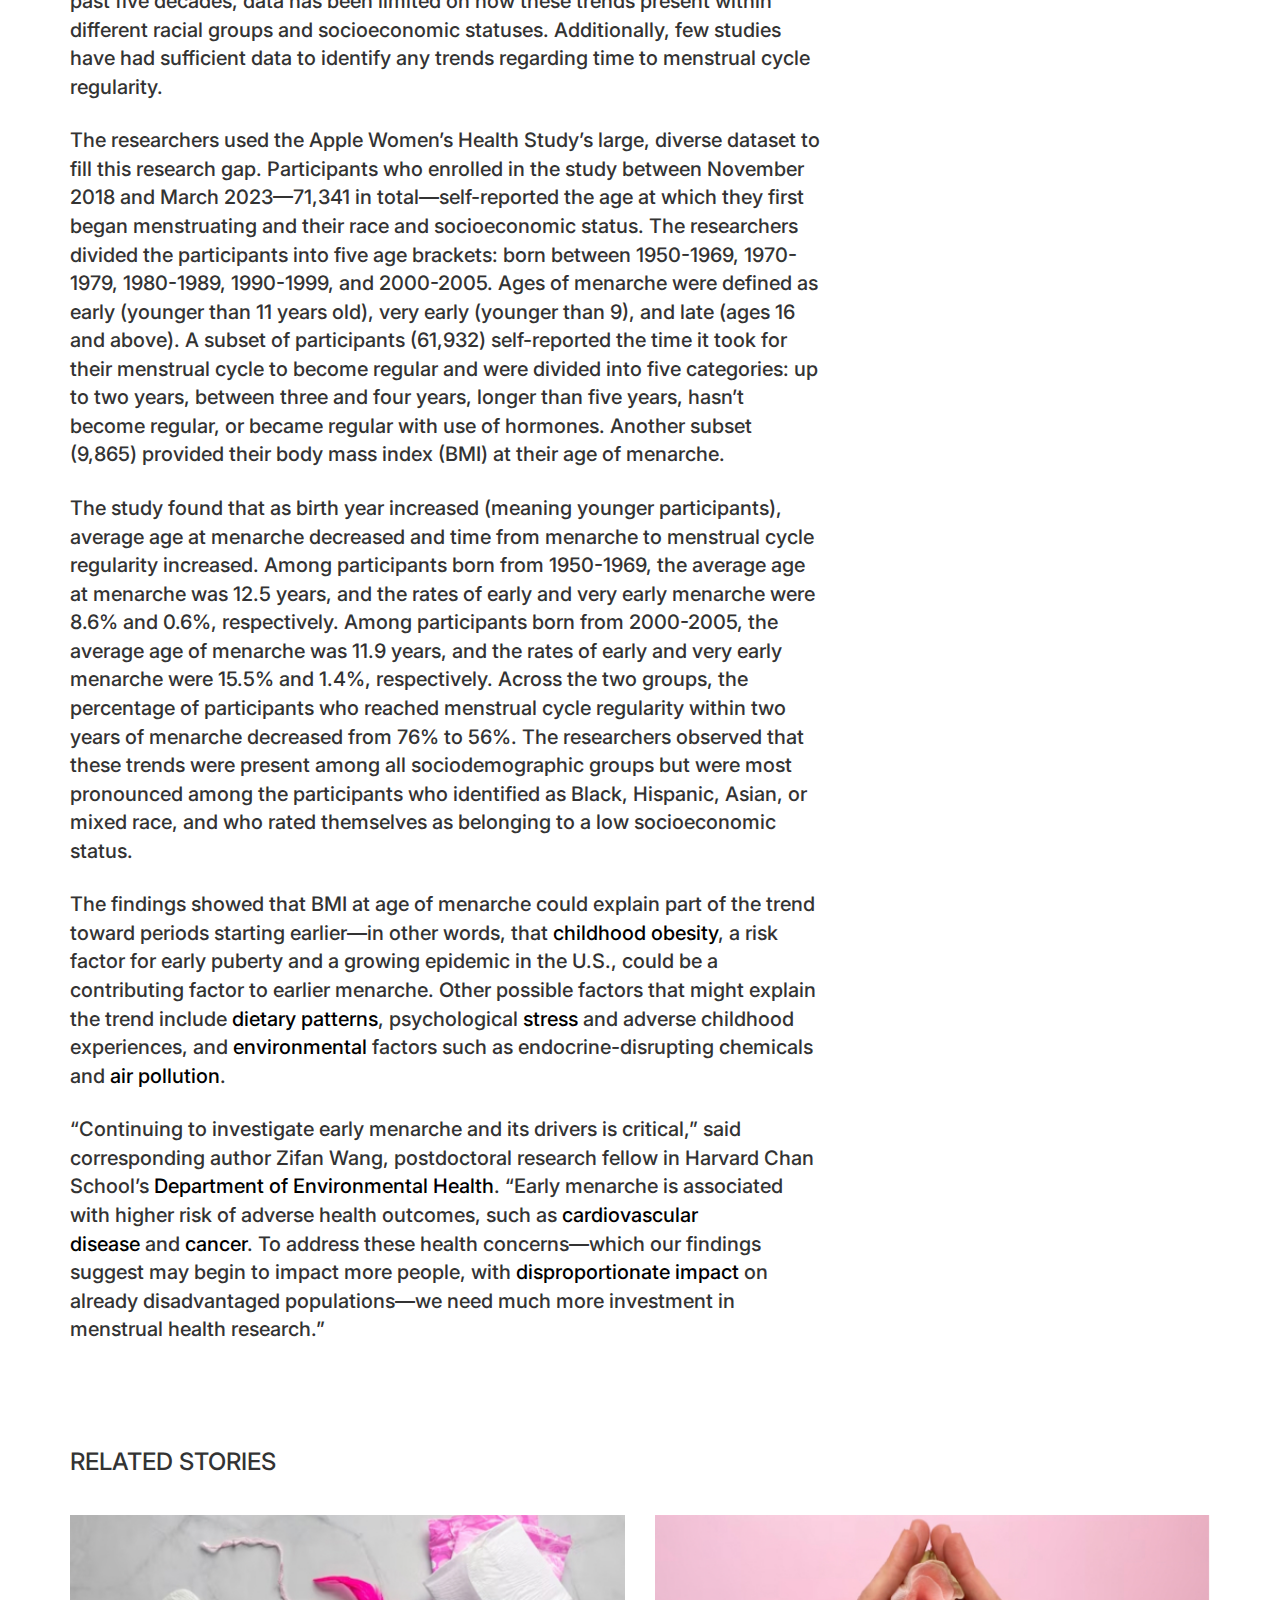
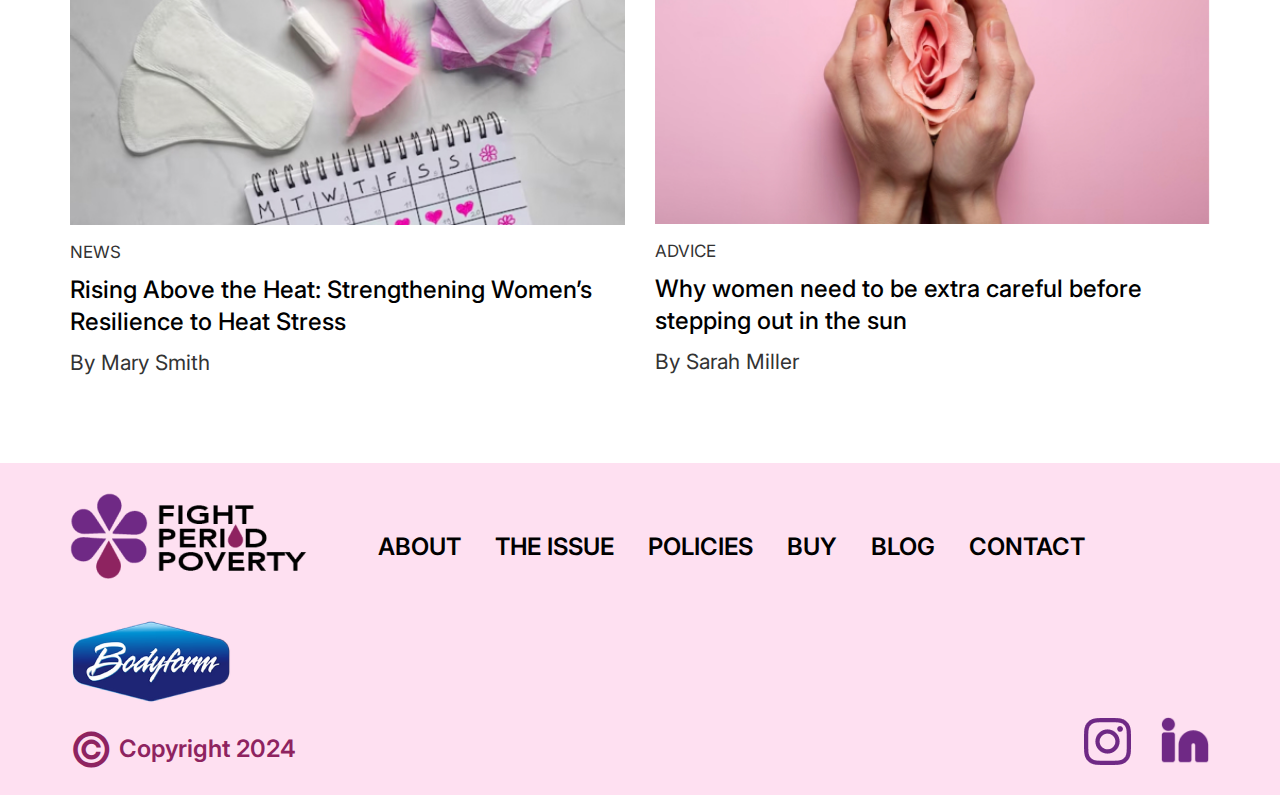
<file: single-blog-2.html>
<!DOCTYPE html>
<html lang="en">
<head>
	<meta charset="utf-8">
	<meta name="viewport" content="width=device-width, initial-scale=1.0">
	<link rel="icon" href="img/logo.png" type="image/png" sizes="16x16">
	<title>Fight Period Poverty</title>

	<link rel="stylesheet" href="css/bootstrap.min.css">
	<link rel="stylesheet" href="css/font-awesome.min.css">
	<link rel="stylesheet" href="css/animate.css">
	<link rel="stylesheet" href="css/local.css">

	<link href="https://fonts.googleapis.com/css2?family=Inter:wght@100..900&display=swap" rel="stylesheet">
</head>
<body>
<header>
	<div class="main-navbarbox">
		<div class="container">
			<div class="row">
				<div class="col-md-3 col-sm-6 col-xs-6">
					<div class="logo-boxin wow fadeInLeft"><a href="index.html"><img src="img/logo.png" alt="Fight Period Poverty Logo"></a></div>
				</div>
				<div class="col-md-9 col-sm-6 col-xs-6">
					<div class="desktop-menubox">
						<div class="desktop-menuboxin">
							<ul>
								<li class="menu-item"><a href="about.html">ABOUT</a></li>
								<li class="menu-item"><a href="issue.html">THE ISSUE</a></li>
								<li class="menu-item"><a href="policies.html">POLICIES</a></li>
								<li class="menu-item"><a href="buy.html">BUY</a></li>
								<li class="menu-item"><a href="blog.html">BLOG</a></li>
								<li class="menu-item"><a href="contact.html">CONTACT</a></li>
								<li class="menu-item"><i class="fa fa-search"></i></li>
							</ul>
						</div>
					</div>
					<div class="mobile-menubtn">
						<div class="btnmmenu" id="toggle-sidebar">
							<span></span>
							<span></span>
							<span></span>
						</div>
					</div>
				</div>
			</div>
		</div>
	</div>
</header>
<!-- End -->

<div class="blog-banner">
	<div class="blog-image" style="background: #f7c5bd;">
		<img src="img/single-blog-2-thumb.jpg" alt="Blog Banner Image">
	</div>
	<div class="blog-banner-contact">
		<div class="container">
			<div class="row">
				<div class="col-md-12">
					<h2>Menstrual periods are arriving earlier for younger generations, especially among racial minority and lower-income individuals</h2>
				</div>
			</div>
		</div>
	</div>
</div>
<!-- End -->

<div class="single-blog-sec">
	<div class="container">
		<div class="row">
			<div class="col-sm-8">
				<p>Boston, MA—The average age at menarche—the first menstrual period—has been decreasing among younger generations in the U.S., especially those belonging to racial minorities and lower socioeconomic statuses, according to a new study led by researchers at Harvard T.H. Chan School of Public Health. It also found that the average time it takes for the menstrual cycle to become regular is increasing.</p>
				<p>The <a href="https://jamanetwork.com/journals/jamanetworkopen/fullarticle/2819141" target="_blank">study</a> was published on May 29 in JAMA Network Open. It is the latest publication from the <a href="https://www.hsph.harvard.edu/applewomenshealthstudy/" target="_blank">Apple Women’s Health Study</a>, a longitudinal study of menstrual cycles, gynecological conditions, and overall <a href="https://www.hsph.harvard.edu/news/multitaxo/topic/womens-health/" target="_blank">women’s health</a> conducted by Harvard Chan School, the National Institute of Environmental Health Sciences, and Apple.</p>
				<p>“Our findings can lead to a better understanding of menstrual health across the lifespan and how our lived environment impacts this critical vital sign,” said co-principal investigator <a href="https://www.hsph.harvard.edu/profile/shruthi-mahalingaiah/" target="_blank">Shruthi Mahalingaiah</a>, assistant professor of environmental, reproductive, and women’s health at Harvard Chan School. </p>
				<div class="full-img">
					<img src="img/single-blog-2-img.jpg" alt="full image">
				</div>
				<p>While previous studies have shown trends towards earlier menarche over the past five decades, data has been limited on how these trends present within different racial groups and socioeconomic statuses. Additionally, few studies have had sufficient data to identify any trends regarding time to menstrual cycle regularity.</p>
				<p>The researchers used the Apple Women’s Health Study’s large, diverse dataset to fill this research gap. Participants who enrolled in the study between November 2018 and March 2023—71,341 in total—self-reported the age at which they first began menstruating and their race and socioeconomic status. The researchers divided the participants into five age brackets: born between 1950-1969, 1970-1979, 1980-1989, 1990-1999, and 2000-2005. Ages of menarche were defined as early (younger than 11 years old), very early (younger than 9), and late (ages 16 and above). A subset of participants (61,932) self-reported the time it took for their menstrual cycle to become regular and were divided into five categories: up to two years, between three and four years, longer than five years, hasn’t become regular, or became regular with use of hormones. Another subset (9,865) provided their body mass index (BMI) at their age of menarche.</p>

				<p>The study found that as birth year increased (meaning younger participants), average age at menarche decreased and time from menarche to menstrual cycle regularity increased. Among participants born from 1950-1969, the average age at menarche was 12.5 years, and the rates of early and very early menarche were 8.6% and 0.6%, respectively. Among participants born from 2000-2005, the average age of menarche was 11.9 years, and the rates of early and very early menarche were 15.5% and 1.4%, respectively. Across the two groups, the percentage of participants who reached menstrual cycle regularity within two years of menarche decreased from 76% to 56%. The researchers observed that these trends were present among all sociodemographic groups but were most pronounced among the participants who identified as Black, Hispanic, Asian, or mixed race, and who rated themselves as belonging to a low socioeconomic status.</p>

				<p>The findings showed that BMI at age of menarche could explain part of the trend toward periods starting earlier—in other words, that <a href="https://www.hsph.harvard.edu/news/multitaxo/topic/child-health/" target="_blank">childhood</a> <a href="https://www.hsph.harvard.edu/news/multitaxo/topic/obesity/" target="_blank">obesity</a>, a risk factor for early puberty and a growing epidemic in the U.S., could be a contributing factor to earlier menarche. Other possible factors that might explain the trend include <a href="https://www.hsph.harvard.edu/news/multitaxo/topic/nutrition/" target="_blank">dietary patterns</a>, psychological <a href="https://www.hsph.harvard.edu/news/multitaxo/topic/stress/" target="_blank">stress</a> and adverse childhood experiences, and <a href="https://www.hsph.harvard.edu/news/multitaxo/topic/environmental-health/" target="_blank">environmental</a> factors such as endocrine-disrupting chemicals and <a href="https://www.hsph.harvard.edu/news/multitaxo/topic/air-pollution/" target="_blank">air pollution</a>.</p>

				<p>“Continuing to investigate early menarche and its drivers is critical,” said corresponding author Zifan Wang, postdoctoral research fellow in Harvard Chan School’s <a href="https://www.hsph.harvard.edu/environmental-health/" target="_blank">Department of Environmental Health</a>. “Early menarche is associated with higher risk of adverse health outcomes, such as <a href="https://www.hsph.harvard.edu/news/multitaxo/topic/cardiovascular-disease/" target="_blank">cardiovascular disease</a> and <a href="https://www.hsph.harvard.edu/news/multitaxo/topic/cancer/" target="_blank">cancer</a>. To address these health concerns—which our findings suggest may begin to impact more people, with <a href="https://www.hsph.harvard.edu/news/multitaxo/topic/health-disparities/" target="_blank">disproportionate impact</a> on already disadvantaged populations—we need much more investment in menstrual health research.”</p>
			</div>
			<div class="col-sm-offset-1 col-sm-3 blog-sidebar">
				<div class="blog-author">
					<img src="img/author-Aleezah.png" class="blog-author-img" alt="blog author">
					<h5>By <u>Maya Brownstein</u></h5>
					<p>March 21, 2024</p>
				</div>
			</div>
		</div>
	</div>
</div>
<!-- End -->

<div class="related-blog">
	<div class="container">
		<div class="row">
			<div class="col-md-12"><h3>RELATED STORIES </h3></div>
			<div class="col-sm-6">
				<div class="blog-small blog-large">
					<div class="blog-img"><img src="img/related-blog-1-thumb.jpg" alt="blog thumbnails"></div>
					<div class="blog-txt">
						<div class="blog-cat">NEWS</div>
						<h4 class="blog-title"><a href="single-blog-1.html">Rising Above the Heat: Strengthening Women’s Resilience to Heat Stress</a></h4>
						<div class="blog-author"><p>By Mary Smith </p></div>
					</div>
				</div>
			</div>
			<div class="col-sm-6">
				<div class="blog-small blog-large">
					<div class="blog-img"><img src="img/related-blog-2-thumb.jpg" alt="blog thumbnails"></div>
					<div class="blog-txt">
						<div class="blog-cat">ADVICE</div>
						<h4 class="blog-title"><a href="single-blog-2.html">Why women need to be extra careful before stepping out in the sun</a></h4>
						<div class="blog-author"><p>By Sarah Miller</p></div>
					</div>
				</div>
			</div>
		</div>
	</div>
</div>
<!-- End -->

<footer>
	<div class="container">
		<div class="ft-top">
			<div class="row">
				<div class="col-sm-3">
					<a href="#" class="ft-logo"><img src="img/logo.png" alt="Fight Period Poverty Logo"></a>
				</div>
				<div class="col-sm-9">
					<ul class="ft-menu">
						<li class="menu-item"><a href="about.html">ABOUT</a></li>
						<li class="menu-item"><a href="issue.html">THE ISSUE</a></li>
						<li class="menu-item"><a href="policies.html">POLICIES</a></li>
						<li class="menu-item"><a href="buy.html">BUY</a></li>
						<li class="menu-item"><a href="blog.html">BLOG</a></li>
						<li class="menu-item"><a href="contact.html">CONTACT</a></li>
					</ul>
				</div>
			</div>
		</div>
		<div class="ft-center">
			<div class="row">
				<div class="col-md-12">
					<img src="img/bodyform-logo.png" alt="body form logo">
				</div>
			</div>
		</div>
		<div class="ft-bottom">
			<div class="row">
				<div class="col-sm-6 copyright">
					<p><span>&copy;</span> Copyright 2024</p>
				</div>
				<div class="col-sm-6">
					<ul class="ft-social">
						<li><a href="https://www.instagram.com/bodyformusa/" target="_blank"><img src="img/Instagram.png"></a></li>
						<li><a href="https://www.linkedin.com/company/bodyform-usa/" target="_blank"><img src="img/linkedin.png"></a></li>
					</ul>
				</div>
			</div>
		</div>
	</div>
</footer>

<div id="sidebar" class="sidebar-offcanvas-menu">
    <div id="sidebar-wrapper" class="sidebar-wrapper">    	
        <div class="outer">
	        <div class="sidebar-top-header">
				<div class="sidebar-logo">
					<a href="index.html"><img src="img/logo.png"  alt="Fight Period Poverty Logo"></a>
				</div>   
				<div class="sidebar-close-btn">
					<a class="close-sidebar">✕</a>
				</div>         		
			</div>  
            <div class="inner">
                <ul class="sidebar-menu" id="desktop-menuboxin">
					<li class="menu-item"><a href="about.html">ABOUT</a></li>
					<li class="menu-item"><a href="issue.html">THE ISSUE</a></li>
					<li class="menu-item"><a href="policies.html">POLICIES</a></li>
					<li class="menu-item"><a href="buy.html">BUY</a></li>
					<li class="menu-item"><a href="blog.html">BLOG</a></li>
					<li class="menu-item"><a href="contact.html">CONTACT</a></li>
				</ul>
            </div>
        </div>
    </div>
</div>


<script src="js/jquery-2.2.0.min.js"></script> 
<script src="js/bootstrap.min.js"></script>
<script src="js/wow.min.js"></script>
<script src="js/local.js"></script>
</body>
</html>
</file>
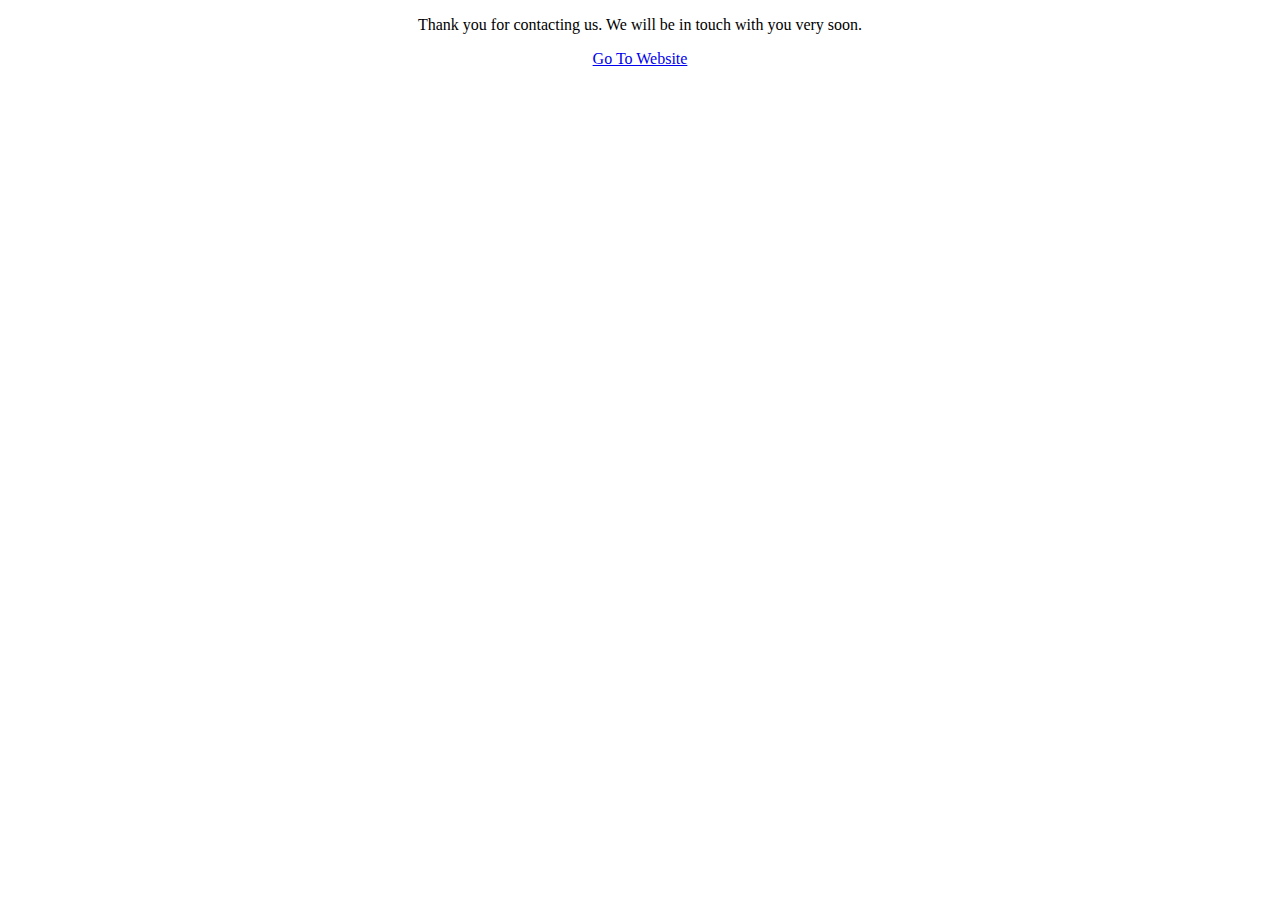
<file: thank-you.html>
<!DOCTYPE HTML PUBLIC "-//W3C//DTD HTML 4.01 Transitional//EN" "http://www.w3.org/TR/html4/loose.dtd"> 
<html>
<head>
	<title>Thank you!</title>
<meta name="generator" content="TSW WebCoder">
</head>

<body>
<center>
<p style=" font:bold;">
Thank you for contacting us. We will be in touch with you very soon.
</p>
<p><a href="index.html">Go To Website</a></p>
</center>
</body>
</html>
</file>
<file: css/local.css>
:root{
  --primaryCl: #6F2985;
  --secondaryCl: #8E2360;
  --thirdCl: #FEE0F1;
  --white: #fff;
  --black: #000;
}


html, body{font-family: "Inter", sans-serif; font-weight: 400; scroll-behavior: smooth;}
a, a:hover, a:focus, a:active{text-decoration: none;}

input:focus, select:focus, button:focus{box-shadow: none !important; outline: none !important;}
ul{padding: 0; margin: 0;}
p, li{font-size: 16px;}
img{max-width: 100%; width: auto;}


/*--offcanvas-css--*/
#sidebar{opacity: 0;}
#sidebar.sidebar-wrapperd-box{opacity: 1;}
.sidebar-offcanvas-menu .outer {height: 100%; background: #ffffff; overflow: auto; padding: 0 0 20px;}
.sidebar-offcanvas-menu .inner {padding: 0px;}
.sidebar-offcanvas-menu #sidebar {position: fixed; top: 0px; bottom: 0px; width: 300px; left: -300px;}
.sidebar-offcanvas-menu .sidebar-top-header {padding: 15px;}
.sidebar-offcanvas-menu .sidebar-top-header:after{content: ''; display: table; width: 100%;}
.sidebar-offcanvas-menu .sidebar-close-btn {text-align: right; float: right; padding:0;}
.sidebar-offcanvas-menu .sidebar-logo {float: left;}
.sidebar-offcanvas-menu .sidebar-logo img {max-width: 152px; margin: 0 auto;}
.sidebar-offcanvas-menu .sidebar-close-btn a {color: var(--primaryCl); font-size: 30px; text-align: right; padding: 10px 0 0; cursor: pointer;}
.sidebar-offcanvas-menu ul.sidebar-menu, 
.sidebar-offcanvas-menu ul.sidebar-menu ul#menu-sidebar-menu-desktop {padding: 0; margin: 0;}
.sidebar-offcanvas-menu ul.sidebar-menu li {display: block; transition: all .3s ease-in; -webkit-transition: all .3s ease-in;}
ul.sidebar-menu li a {color: #000;display: inline-block;text-transform: capitalize; padding: 10px 15px; font-size: 14px;}
ul.sidebar-menu > li {border-bottom: #0000004f 1px dashed;}
ul.sidebar-menu > li > ul > li {border-bottom: #0000004f 1px solid;}
ul.sidebar-menu > li a {position: relative;}
ul.sidebar-menu > li > ul {padding: 0; margin: 0; display: none;}
ul.sidebar-menu > li > ul > li a { padding-left: 25px;}
ul.sidebar-menu > li > ul > li > ul > li a { padding-left: 35px;}

ul.sidebar-menu li.active > a, 
ul.sidebar-menu li:hover > a {color: #58ABB7;}
.sidebar-offcanvas-menu .sidebar-wrapper {position: relative; height: 100%; overflow: auto;}
.sidebar-offcanvas-menu ul.sidebar-menu li.menu-item-has-children {position: relative; }

ul.sidebar-menu li.menu-item-has-children:before {content: '\f107'; font-family: 'FontAwesome';position: absolute; right: 10px; top: 10px; z-index: 1; }
ul.sidebar-menu li.menu-item-has-children:hover:before{content: '\f106';}

/*--offcanvas-css-end--*/

/*--header-css--*/
.main-navbarbox{padding: 15px 0;}

.mobile-menubtn {display: none; }
.btnmmenu {max-width: 30px; margin: 10px 0 0 auto; display: inline-block; vertical-align: middle; }
.btnmmenu span {width: 30px; height: 2px; background-color: var(--secondaryCl); display: block; margin: 6px 0; }

.logo-boxin {left: 15px;top: -2px;width: 100%;position: relative;}
.logo-boxin a {display:block;max-width: 200px;}

.desktop-menuboxin{text-align: right; padding-top: 15px;}
.desktop-menuboxin ul li {position: relative; display: inline-block;}
.desktop-menuboxin ul li a {display: block; color: var(--black); padding: 7px 20px; font-size: 20px; font-weight: 500; text-transform: uppercase;}
.desktop-menuboxin ul li.active > a,
.desktop-menuboxin ul li:hover > a {color: var(--primaryCl)}
.desktop-menuboxin ul li i{font-size: 20px;}

@media (max-width: 1199px){
  .desktop-menuboxin ul li a{padding: 10px 8px 5px}
} 

@media (max-width: 991px){
  .desktop-menubox {display: none;}
  .mobile-menubtn {display: block; padding: 8px 5px; text-align: right; vertical-align: middle;}
}  

@media (max-width: 767px){
  .main-navbarbox{top: 15px;}
  .btnmmenu{margin: 0 0 0 auto;}
}

/*--end--*/


.hero-banner {height: 680px;overflow: hidden;border-bottom: solid 90px var(--secondaryCl);}
.hero-banner > div {height: 100%;}
.hero-banner .row{display: flex;/* flex-direction: row; *//* align-items: center; */height: 100%;min-height: 100%;}
.hero-banner .row > div {flex: auto 1; }
.hero-banner .lft-col {padding: 0;height: 100%;display: flex;float: none;}
.hero-banner .lft-col img {width: 100%; height: 100%; object-fit: cover; }
.hero-banner .rgt-col {padding: 40px;background: var(--primaryCl);display: flex;align-items: baseline;flex-direction: column;float: none;height: 100%;justify-content: end;}
.hero-banner .rgt-col h2{font-size: 36px; color: var(--white); font-weight: 600; max-width: 450px;}
.hero-banner .rgt-col p{color: var(--white); margin-bottom: 0}

.hero-period-icon {position: absolute;top: 60px;left: -50px;z-index: 99;width: 100%;} 
.hero-period-icon img{max-width: 180px;}
.hero-period-icon:after{content: '';width: 70%;height: 1px;background: var(--white);display: inline-block;position: absolute;right: -50px;top: 65%;}
/*--end--*/

.home-sec-1 {padding: 90px 0; position: relative; overflow: hidden; }
.home-sec-1 .row{max-width: 850px; margin: auto;}
.home-sec-1 h3{font-size: 40px; font-weight: 700; margin: 0 0 50px; text-align: center;}
.home-sec-1 p{font-size: 26px; font-weight: 600; margin-bottom: 25px;}
.home-sec-1 .mybtn{padding: 17px 40px;background: var(--secondaryCl);color: var(--white);font-size: 26px;font-weight: 800;border-radius: 19px;display: inline-block;margin: 40px auto 0;font-style: italic;box-shadow: 0 6px 3px #ccc;}
.home-sec-1 .col-md-12{clear: both;}
.home-sec-1 .lft-shape{position: absolute; left: 0; top: 27%; max-width: 130px;}
.home-sec-1 .rgt-shape{position: absolute; right: 0; top: 27%; max-width: 130px;}
/*--end--*/


.bodyform-img{padding: 0}
.bodyform-img img{width: 100%;}
/*--end--*/


footer{background: var(--thirdCl); padding: 30px 0 10px;}
.ft-menu{list-style: none; padding-top: 30px;}
.ft-menu li{display: inline-block;}
.ft-menu li a {display: block; color: var(--black); padding: 7px 15px; font-size: 24px; font-weight: 600; text-transform: uppercase;}

.ft-center{padding-top: 40px; margin-bottom: 10px;}
.ft-bottom .copyright p{margin-bottom: 0; font-size: 24px; color: var(--secondaryCl); font-weight: 600;}
.ft-bottom .copyright p span{font-size: 48px; vertical-align: middle; font-weight: 500}

.ft-bottom .ft-social {margin: 0; padding: 0; text-align: right;}
.ft-bottom .ft-social li{display: inline-block;}
.ft-bottom .ft-social li a {display: block; margin-left: 25px; max-width: 50px;}

@media (max-width: 991px){
  .hero-banner .rgt-col h2{font-size: 28px;}

  .home-sec-1 h3{font-size: 28px;}
  .home-sec-1 p{font-size: 18px;}
  .home-sec-1 .lft-shape{top: 20px; max-width: 70px;}
  .home-sec-1 .rgt-shape{top: auto; bottom: 20px; max-width: 70px;}
  .home-sec-1 .mybtn{font-size: 16px; padding: 17px 40px;}

  .ft-menu{padding-top: 15px;}
  .ft-menu li a{font-size: 18px; padding: 7px;}
}

@media (max-width: 767px){
  .hero-banner{height: auto; border-bottom: solid 50px var(--secondaryCl)}
  .hero-banner .row{flex-direction: column; height: auto;}
  .hero-period-icon {position: absolute; top: -60px; left: -30px;}
  .hero-period-icon img {max-width: 130px; }
  .hero-period-icon:after{display: none;}

  .home-sec-1 .lft-shape{max-width: 40px;}
  .home-sec-1 .mybtn {padding: 13px 25px; }

  footer a.ft-logo {display: block; text-align: center; }
  .ft-menu,
  .ft-center,
  .ft-bottom,
  .ft-bottom .ft-social{text-align: center;}
}
/*--end--*/


/* :::::::::::: About page css :::::::::::: */
.about-sec-1 {position: relative; padding: 20px 0 80px;}
.about-sec-1 .about-img {text-align: right; max-width: 650px; margin: 0  0 0 auto; }
.about-sec-1 .container {position: absolute; top: 50%; left: 0; right: 0; transform: translate(0, -50%); }

.about-sec-1 h3{font-size: 42px; color: var(--primaryCl); font-weight: 700; margin-bottom: 30px;}
.about-sec-1 p{font-size: 24px; margin-bottom: 20px; font-weight: 500}
.about-sec-1 p u{color: var(--primaryCl)}

/* :::::::::::: buy page css :::::::::::: */
.buypage-sec {position: relative; padding: 120px 0; background-position: right center; background-size: contain; background-repeat: no-repeat; background-color: #fec2d0 }
.buypage-sec:before {content: ''; width: 100%; height: 100%; left: 0; top: 0; position: absolute; z-index: 1; background: rgba(55,0,72,.7); }
.buypage-sec .container {z-index: 3; position: relative; text-align: center; color: var(--white); }
.buypage-sec h2 {font-size: 62px; margin-bottom: 30px; font-weight: 800; }
.buypage-sec p {max-width: 860px; margin: 0 auto 40px; font-size: 20px; font-weight: 500; }
.buypage-sec .btn-purchase {font-size: 30px; color: var(--secondaryCl); font-weight: 800; font-style: italic; padding: 15px 40px; background: var(--white); border-radius: 20px; margin-top: 30px; display: inline-block; }


/* :::::::::::: contact page css :::::::::::: */
.contactpage-sec {padding: 30px 0 60px; }
.contactpage-sec h3 {font-size: 62px; font-weight: 800; text-transform: uppercase; color: var(--primaryCl); margin: 0 0 30px; }
.contactpage-sec input.form-control {height: 52px; font-size: 18px;font-weight: 600; padding: 5px 20px; border: solid 2px var(--primaryCl); color: var(--primaryCl);border-radius: 10px }
.contactpage-sec textarea.form-control {height: 152px; font-size: 18px;font-weight: 600; padding: 5px 20px; resize: none;  border: solid 2px var(--primaryCl); color: var(--primaryCl); border-radius: 10px}
.contactpage-sec .my-btn {padding: 10px 40px; background: var(--primaryCl); color: var(--white); font-size: 20px; font-weight: 600; border-radius: 10px; display: inline-block; }

.contactpage-sec input.form-control::-webkit-input-placeholder,
.contactpage-sec textarea.form-control::-webkit-input-placeholder {color: var(--primaryCl);}
.contactpage-sec input.form-control::-moz-placeholder,
.contactpage-sec textarea.form-control::-moz-placeholder {color: var(--primaryCl);}
.contactpage-sec input.form-control:-ms-input-placeholder,
.contactpage-sec textarea.form-control:-ms-input-placeholder {color: var(--primaryCl);}
.contactpage-sec input.form-control:-moz-placeholder,
.contactpage-sec textarea.form-control:-moz-placeholder {color: var(--primaryCl); }

.contactpage-sec ul{margin: 0; padding-top: 70px; padding-left: 160px;}
.contactpage-sec ul li{list-style: none; padding-bottom: 15px; font-size: 22px;color: var(--primaryCl); font-weight: 500}
.contactpage-sec ul li a{color: var(--primaryCl)}
.contactpage-sec ul li a:hover{color: var(--secondaryCl);}


@media (max-width: 991px){
  .about-sec-1 .container{position: static; transform: inherit;}
  .about-sec-1 .about-img{max-width: 350px;}

  .buypage-sec{padding: 40px 0;}
  .buypage-sec h2{font-size: 32px;}
  .buypage-sec p{font-size: 18px;}
  .buypage-sec .btn-purchase{font-size: 18px; margin-top: 0;}

  .contactpage-sec{padding: 40px 0;}
  .contactpage-sec h3{font-size: 32px}
  .contactpage-sec ul{padding-left: 0; padding-top: 40px;}
}
@media (max-width: 767px){
  .about-sec-1{padding: 20px 0;}
  .about-sec-1 h3{font-size: 28px;}
  .about-sec-1 p{font-size: 18px;}
  .about-sec-1 .about-img{max-width: 250px;}

  .buypage-sec{background-position: top}
}

/* :::::::::::: issue page css :::::::::::: */
.issuepage-sec-1 {position: relative; padding: 60px 0; }
.issuepage-sec-1 h3 {font-size: 42px; text-align: center; font-weight: 700; color: var(--primaryCl); margin: 0 0 40px; }
.issuepage-sec-1 h4 {font-size: 28px; font-weight: 800; color: var(--primaryCl); font-style: italic; margin: 0 0 20px; }
.issuepage-sec-1 p {color: #510E65; margin: 0 auto 40px; font-size: 20px; font-weight: 500; }
.issuepage-sec-1 ul {margin: 0 18px 40px; padding: 0}
.issuepage-sec-1 li {color: #510E65; margin: 0 auto 15px; font-size: 20px; font-weight: 500; }
.issuepage-sec-1 p strong,
.issuepage-sec-1 li strong {color: #8E2360;}
.issuepage-sec-1 li strong i{color: var(--primaryCl)}
.issuepage-sec-1 .issuepage-lft-shape {position: absolute; bottom: 40px; left: 0; max-width: 230px; z-index:-1 }
.issuepage-sec-1 .issuepage-rgt-shape {position: absolute; top: 40px; right: 0; max-width: 230px; z-index: -1; }
.issuepage-sec-1 .star-img {text-align:center; margin: 60px auto 0; max-width: 500px;}

.issuepage-sec-2{position: relative; padding: 60px 0 190px;}
.issuepage-sec-2 .issue2-rgt-shape {position: absolute; bottom: 40px; right: 0; max-width: 220px; z-index: 0; }
.issue-box {padding: 40px 20px; background: var(--primaryCl); border-radius: 20px; color: var(--white); text-align: center; position: relative; z-index: 3; min-height: 660px; padding-bottom: 90px; margin-bottom: 15px; }
.issue-box-2{background: #8E2360}
.issue-box-3{background: #F5D6E8; color: #8E2360}
.issue-box .note {position: absolute; left: 0; right: 0; bottom: 10px; width: 80%; margin: auto; }
.issue-box .note p {font-size: 14px; }
.issue-box h3 {margin: 0 0 25px; font-weight: 800; font-style: italic;}
.issue-box p {margin-bottom: 15px; }


@media (max-width: 991px){
  .issue-box{min-height: inherit; padding-bottom: 40px;}
  .issue-box .note{position: static; margin-top: 40px; width: 100%;}
  .issuepage-sec-1 .issuepage-rgt-shape{max-width: 160px; top: 0;}
  .issuepage-sec-1 .issuepage-lft-shape{max-width: 130px; bottom: 0}

  .issuepage-sec-2 .issue2-rgt-shape{max-width: 130px; bottom: 10px;}
}

@media (max-width: 767px){
  .issuepage-sec-1 h3{font-size: 28px;}
  .issuepage-sec-1 h4{font-size: 24px;}
  .issuepage-sec-1 p{font-size: 18px;}
  .issuepage-sec-1 li{font-size: 18px;}

  .issuepage-sec-2{padding: 0 0 110px}
}


/* :::::::::::: policies page css :::::::::::: */
.policies-sec-1 {position: relative; padding: 60px 0; }
.policies-sec-1 h3 {font-size: 36px; text-align: center; font-weight: 800; color: var(--primaryCl); margin: 0 0 40px; }
.policies-sec-1 h3 i{color: var(--secondaryCl);}
.policies-box {background: #FFF7FB; margin-bottom: 20px; border-radius: 30px; padding: 20px; display: flex; align-items: center; flex-direction: row; gap: 10px; min-height: 280px; }
.policies-box .icon {min-width: 100px; }
.policies-box .content-txt h4 {font-size: 20px; font-style: italic;font-weight: 800;color: var(--secondaryCl);margin: 0 0 20px;}
.policies-box .content-txt p {font-size: 18px; margin-bottom: 0; font-weight: 500;}
.policies-box .content-txt p strong{font-style: italic;}
.policies-box .content-txt p u{font-weight: 700; color: var(--secondaryCl);}
.policies-sec-1 .star-img {text-align:center; margin: 40px auto 0; max-width: 500px;}
.policies-sec-1 .col-md-12{clear: both;}

.policies-sec-2{position: relative; color: var(--white); background: var(--primaryCl); padding: 60px 0 100px; overflow: hidden;}
.policies-sec-2 h3 {font-size: 32px; font-style: italic; text-align: center; font-weight: 700; margin: 0 0 60px; }
.policies-sec-2 .policies-heading2{text-align: center; max-width: 800px; margin: 0 auto 40px;}
.policies-sec-2 .policies-heading2 h4{font-size: 28px; font-weight: 700; margin: 0 0 20px;}
.policies-sec-2 .pp-box {max-width: 500px; }
.policies-sec-2 h5 {font-size: 20px; font-weight: 600; margin: 0 0 20px; }
.policies-sec-2 ul {margin: 0 18px 40px; padding: 0}
.policies-sec-2 li {margin: 0 auto 15px; font-size: 16px; }

.policies-sec-2 .policies-lft-shape {position: absolute; bottom: -10px; left: 10px; max-width: 100px; z-index: 0;}
.policies-sec-2 .policies-rgt-shape {position: absolute; top: 60px; right: 0; max-width: 220px; z-index: 0;}


@media (max-width: 991px){
  .policies-sec-1 h3,
  .policies-sec-2 h3{font-size: 28px;}

  .policies-sec-2{padding: 100px 0}
  .policies-sec-2 .policies-rgt-shape{top: 10px; max-width: 60px;}
  .policies-sec-2 .policies-lft-shape{max-width: 60px;}
  .policies-sec-2 .policies-heading2 h4{font-size: 24px;}
  .policies-sec-2 .pp-box{margin: auto;}
}

@media(max-width: 767px){
  .policies-box{flex-direction: column;}
}


/* :::::::::::: Blog page css :::::::::::: */
.blog-banner {height: 500px; position: relative; overflow: hidden; }
.blog-banner .blog-image {width: 100%; height: 100%; background: #ffe5ff; }
.blog-banner .blog-image img {width: 100%;height: 100%;object-fit: contain;}
.blog-banner .blog-banner-contact {position: absolute; bottom: 0; left: 0; width: 100%; padding: 20px; color: var(--white); background: rgba(142,35,96,.75); }
.blog-banner .blog-banner-contact h2 {font-size: 24px; margin: 0; font-weight: 500; }
.blog-banner .blog-banner-contact h2 strong {display: block; }
.blog-banner .blog-banner-contact p {margin-top: 15px; margin-bottom: 0}


.blogpage-sec {padding: 60px 0; }
.blogpage-sec h3 {margin: 0 0 40px; font-size: 32px; }
.blog-small .blog-img img {width: 100%; }
.blog-small .blog-txt {padding: 15px 0; }
.blog-small .blog-txt .blog-cat {font-size: 13px; }
.blog-small .blog-txt .blog-title a {font-size: 20px; color: var(--black); line-height: 24px;}

.blog-large .blog-txt .blog-cat {font-size: 17px; }
.blog-large .blog-txt .blog-title a {font-size: 24px; color: var(--black); line-height: 32px;}
.blog-large .blog-txt .blog-author p {font-size: 21px }

.single-blog-sec{padding: 40px 0;}
.single-blog-sec .full-img{margin: 20px 0;}
.single-blog-sec .full-img img{width: 100%;}
.single-blog-sec p {font-size: 20px; font-weight: 500; margin-bottom: 25px; }
.single-blog-sec a {color: var(--black); }

.blog-sidebar .blog-author {padding-left: 40px; }
.blog-sidebar .blog-author h5, .blog-sidebar .blog-author p {font-size: 18px; font-weight: 400; }
.related-blog{padding: 40px 0 60px;}
.related-blog h3 {margin: 0 0 40px; }
</file>
